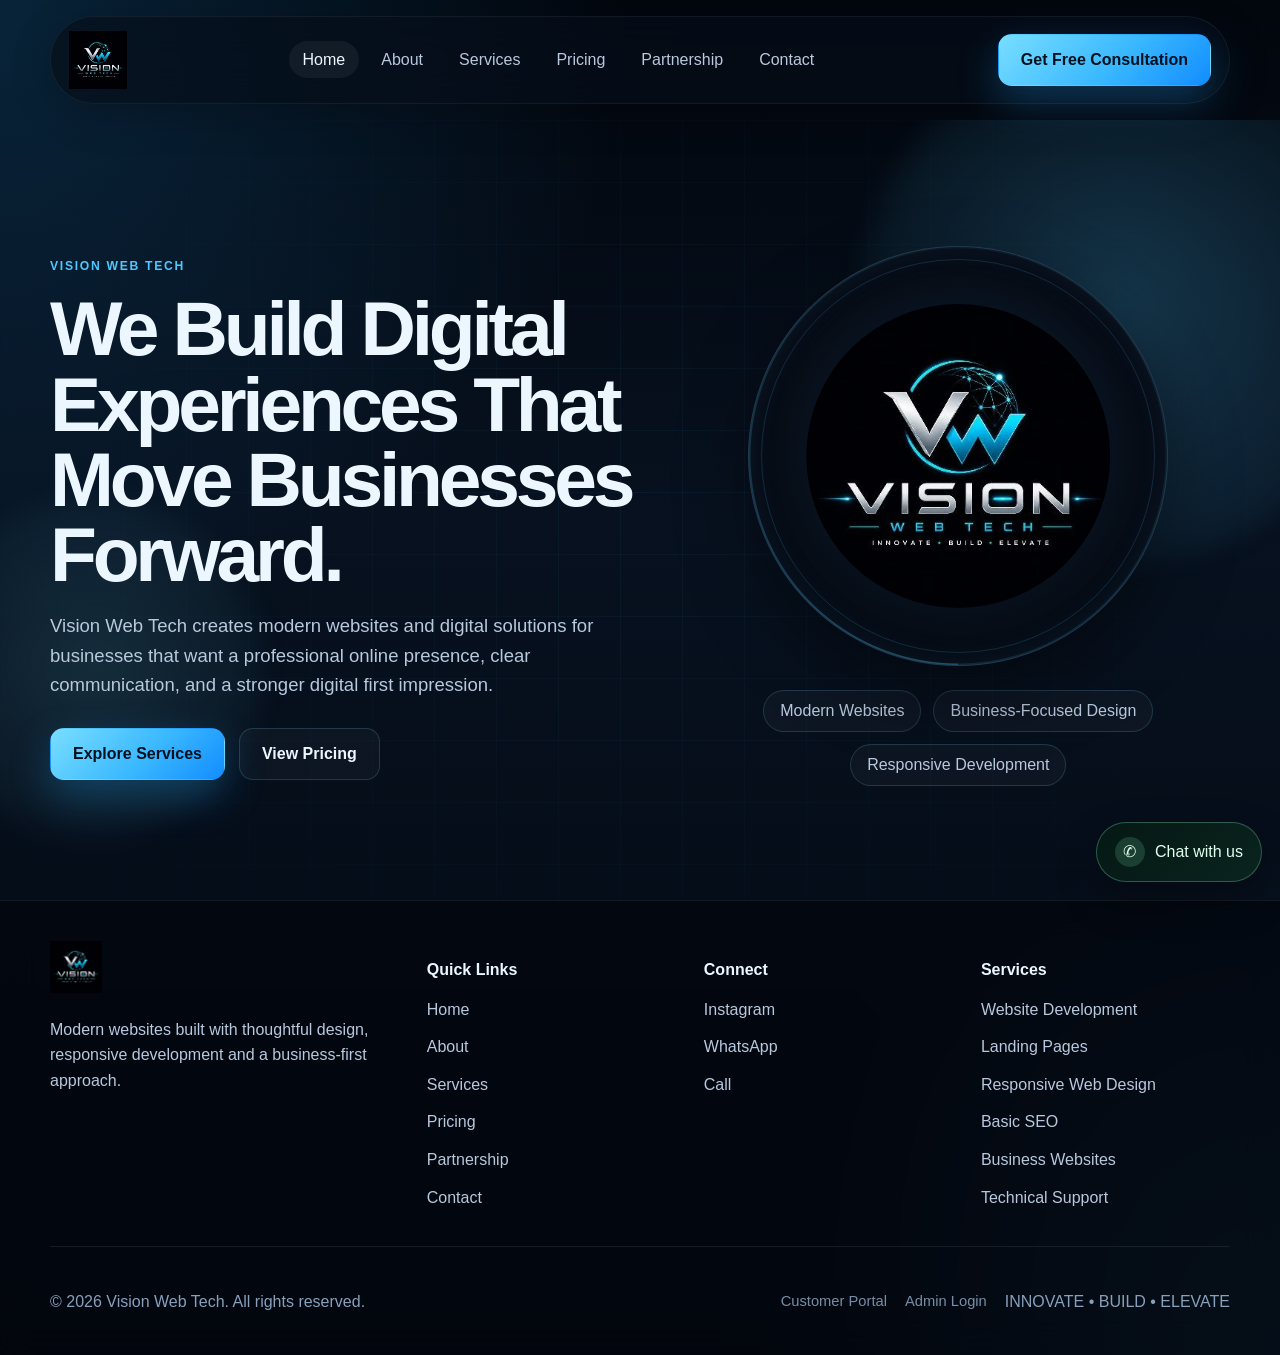
<file: index.html>
<!DOCTYPE html>
<html lang="en">
<head>
  <meta charset="UTF-8">
  <meta name="viewport" content="width=device-width, initial-scale=1.0">
  <title>Vision Web Tech | Modern Websites for Growing Businesses</title>
  <meta name="description" content="Vision Web Tech builds modern, responsive and business-focused websites with professional design, WhatsApp integration and affordable website packages.">
  <meta name="robots" content="index,follow">
  <!-- Replace canonical domain with final custom domain before deployment -->
  <link rel="canonical" href="https://example.com/">
  <meta property="og:type" content="website">
  <meta property="og:title" content="Vision Web Tech | Modern Websites for Growing Businesses">
  <meta property="og:description" content="Modern, responsive and business-focused websites with premium presentation, WhatsApp integration and clear pricing.">
  <meta property="og:url" content="https://example.com/">
  <meta property="og:image" content="assets/images/vision-web-tech-logo.png">
  <meta name="theme-color" content="#07111f">
  <link rel="icon" href="assets/images/vision-web-tech-logo.png" type="image/png">
  <link rel="stylesheet" href="assets/css/style.css">
</head>
<body class="home-page">
  <div class="site-shell">
    <header class="site-header">
      <nav class="navbar container" aria-label="Primary navigation">
        <a class="brand" href="index.html" aria-label="Vision Web Tech home">
          <img src="assets/images/vision-web-tech-logo.png" alt="Vision Web Tech logo" class="brand-logo" onerror="this.style.display='none';this.nextElementSibling.style.display='inline-flex';">
          <span class="brand-fallback">Vision Web Tech</span>
        </a>
        <button class="nav-toggle" aria-expanded="false" aria-controls="site-menu" aria-label="Open menu">
          <span></span><span></span><span></span>
        </button>
        <div class="nav-panel" id="site-menu">
          <ul class="nav-links">
            <li><a class="active" href="index.html">Home</a></li>
            <li><a href="about.html">About</a></li>
            <li><a href="services.html">Services</a></li>
            <li><a href="pricing.html">Pricing</a></li>
            <li><a href="partnership.html">Partnership</a></li>
            <li><a href="contact.html">Contact</a></li>
          </ul>
          <a class="btn btn-primary nav-cta" data-link-type="whatsapp" href="https://wa.me/919546723997" target="_blank" rel="noopener" data-primary-cta-text data-primary-cta-text>Get Free Consultation</a>
        </div>
      </nav>
    </header>
    <main>
      <section class="welcome-stage">
        <div class="welcome-stage-backdrop" aria-hidden="true">
          <span class="welcome-orb welcome-orb-one"></span>
          <span class="welcome-orb welcome-orb-two"></span>
          <span class="welcome-grid-glow"></span>
        </div>
        <div class="container welcome-grid">
          <div class="welcome-copy reveal">
            <span class="eyebrow">Vision Web Tech</span>
            <h1>We Build Digital Experiences That Move Businesses Forward.</h1>
            <p>Vision Web Tech creates modern websites and digital solutions for businesses that want a professional online presence, clear communication, and a stronger digital first impression.</p>
            <div class="welcome-actions">
              <a class="btn btn-primary" href="services.html">Explore Services</a>
              <a class="btn btn-secondary" href="pricing.html">View Pricing</a>
            </div>
          </div>
          <div class="welcome-logo-showcase reveal delay-1" aria-label="Vision Web Tech brand presentation">
            <div class="welcome-logo-shell">
              <img src="assets/images/vision-web-tech-logo.png" alt="Vision Web Tech logo" class="welcome-logo" onerror="this.style.display='none';this.nextElementSibling.style.display='grid';">
              <div class="logo-fallback-panel welcome-logo-fallback">
                <span>VISION</span>
                <span>WEB TECH</span>
              </div>
            </div>
            <div class="welcome-highlights" aria-label="Vision Web Tech focus areas">
              <span>Modern Websites</span>
              <span>Business-Focused Design</span>
              <span>Responsive Development</span>
            </div>
          </div>
        </div>
      </section>
    </main>

    <footer class="site-footer">
      <div class="container footer-grid">
        <div>
          <a class="brand footer-brand" href="index.html">
            <img src="assets/images/vision-web-tech-logo.png" alt="Vision Web Tech logo" class="brand-logo" onerror="this.style.display='none';this.nextElementSibling.style.display='inline-flex';">
            <span class="brand-fallback">Vision Web Tech</span>
          </a>
          <p>Modern websites built with thoughtful design, responsive development and a business-first approach.</p>
        </div>
        <div><h3>Quick Links</h3><ul><li><a href="index.html">Home</a></li><li><a href="about.html">About</a></li><li><a href="services.html">Services</a></li><li><a href="pricing.html">Pricing</a></li><li><a href="partnership.html">Partnership</a></li><li><a href="contact.html">Contact</a></li></ul></div>
        <div><h3>Connect</h3><ul><li><a data-link-type="instagram" href="https://www.instagram.com/visionwebtech/" target="_blank" rel="noopener">Instagram</a></li><li><a data-link-type="whatsapp" href="https://wa.me/919546723997" target="_blank" rel="noopener">WhatsApp</a></li><li><a data-link-type="phone" href="tel:+919546723997">Call</a></li></ul></div>
        <div><h3>Services</h3><ul><li>Website Development</li><li>Landing Pages</li><li>Responsive Web Design</li><li>Basic SEO</li><li>Business Websites</li><li>Technical Support</li></ul></div>
      </div>
      <div class="footer-bottom container footer-meta">
        <p>© 2026 Vision Web Tech. All rights reserved.</p>
        <div class="footer-bottom-right">
          <a class="footer-admin-link" href="auth.html">Customer Portal</a>
          <a class="footer-admin-link" href="admin-login.html">Admin Login</a>
          <p>INNOVATE • BUILD • ELEVATE</p>
        </div>
      </div>
    </footer>
  </div>

  <a class="floating-whatsapp" data-link-type="whatsapp" href="https://wa.me/919546723997" target="_blank" rel="noopener" aria-label="Chat with Vision Web Tech on WhatsApp">
    <span class="floating-icon">✆</span>
    <span>Chat with us</span>
  </a>

  <script src="assets/js/main.js"></script>
  <script type="module" src="assets/js/site-data.js"></script>
<script type="module" src="https://static.cloudflareinsights.com/beacon.min.js/v4513226cdae34746b4dedf0b4dfa099e1781791509496" integrity="sha512-ZE9pZaUXND66v380QUtch/5sE9tPFh2zg45pR2PB0CVkCtOREv2AJKkSidISWkysEuQ0EH8faUU5du78bx87UQ==" data-cf-beacon='{"version":"2024.11.0","token":"4edd5f8ec12a48cfa682ab8261b80a79"}' crossorigin="anonymous"></script>
</body>
</html>
</file>
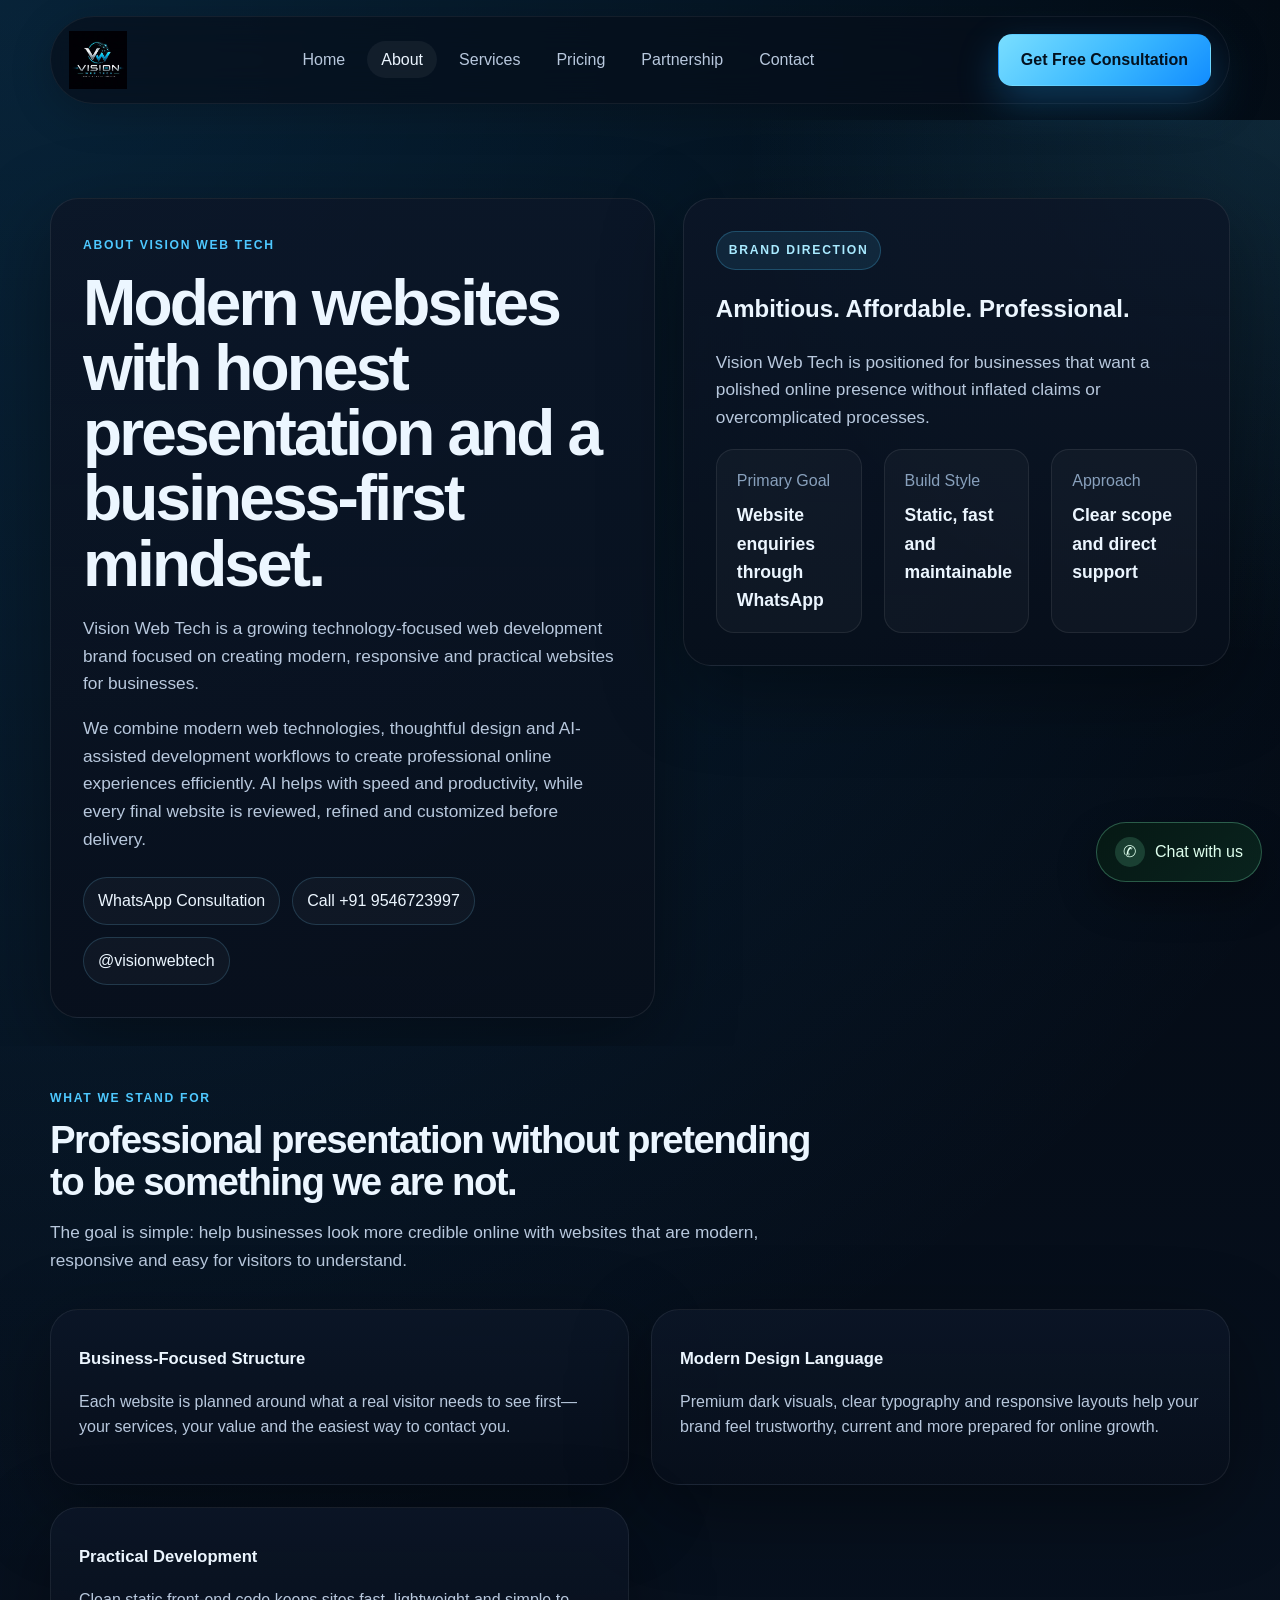
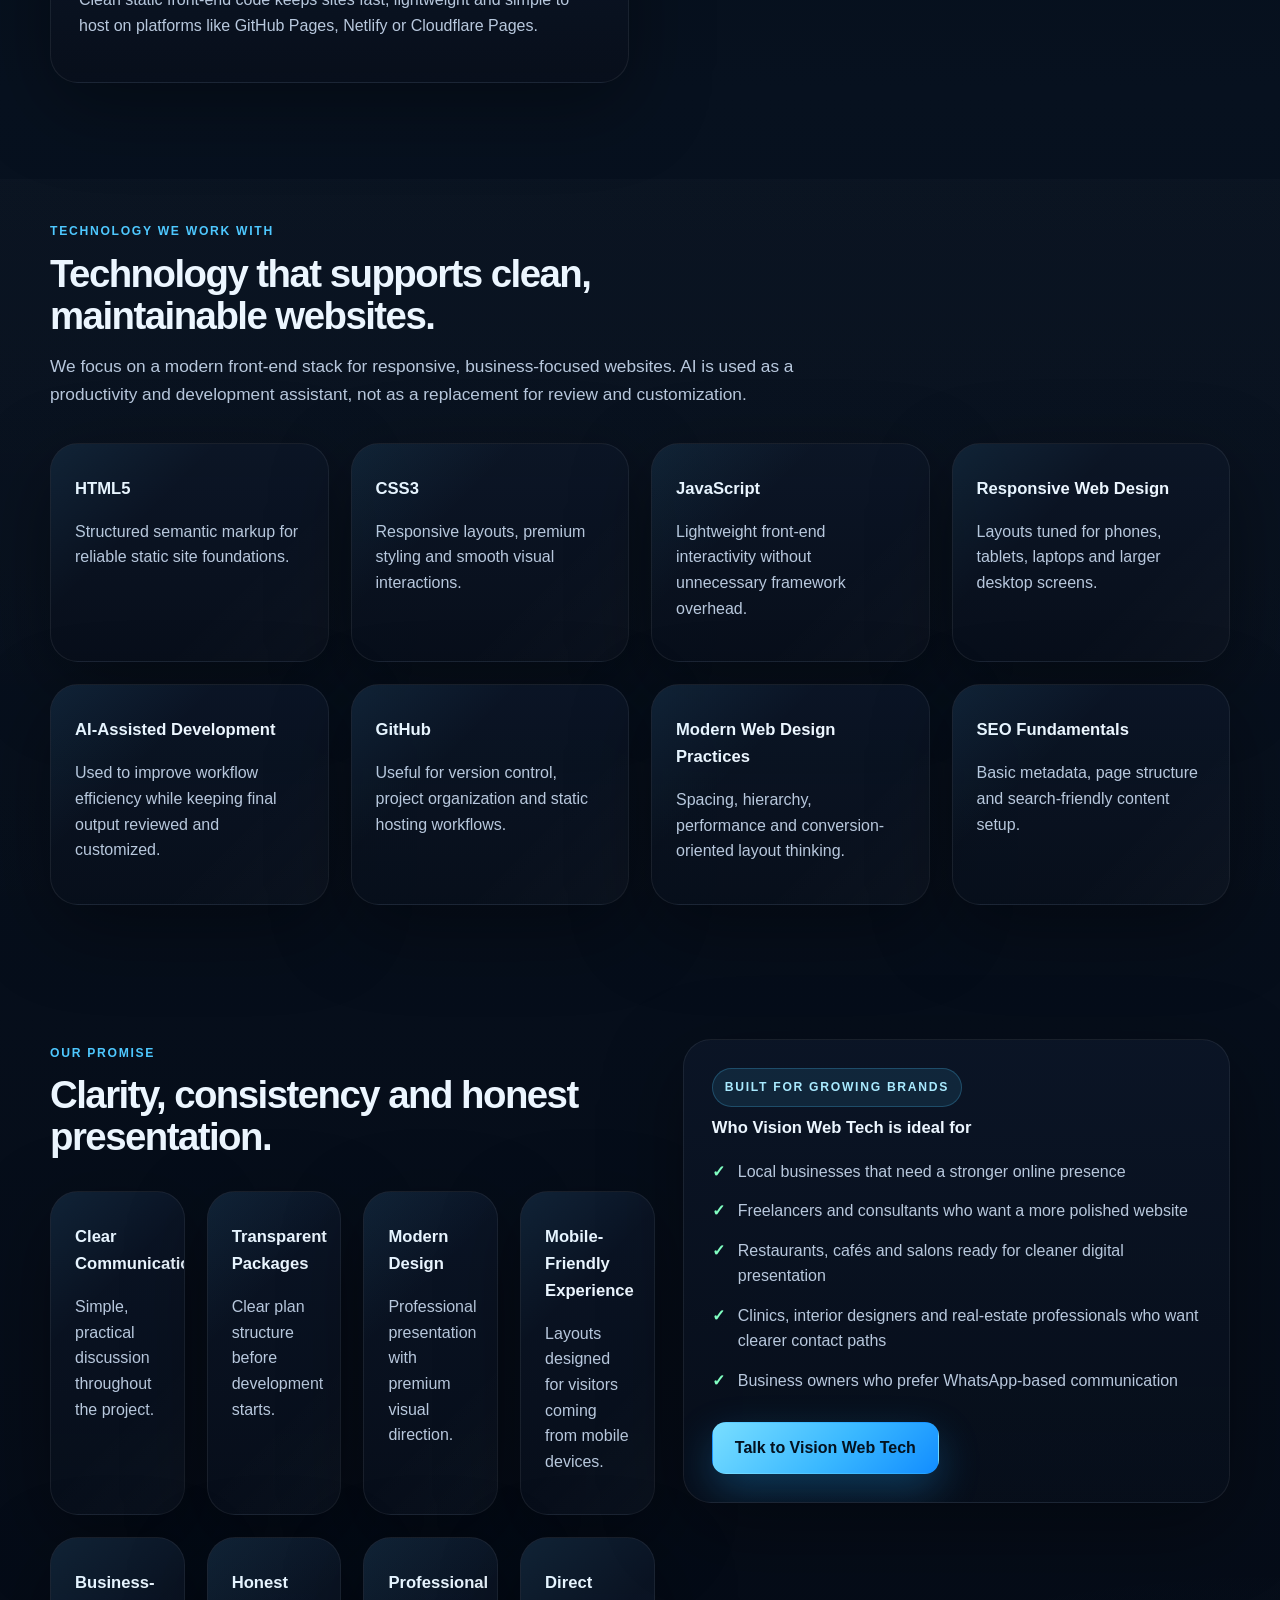
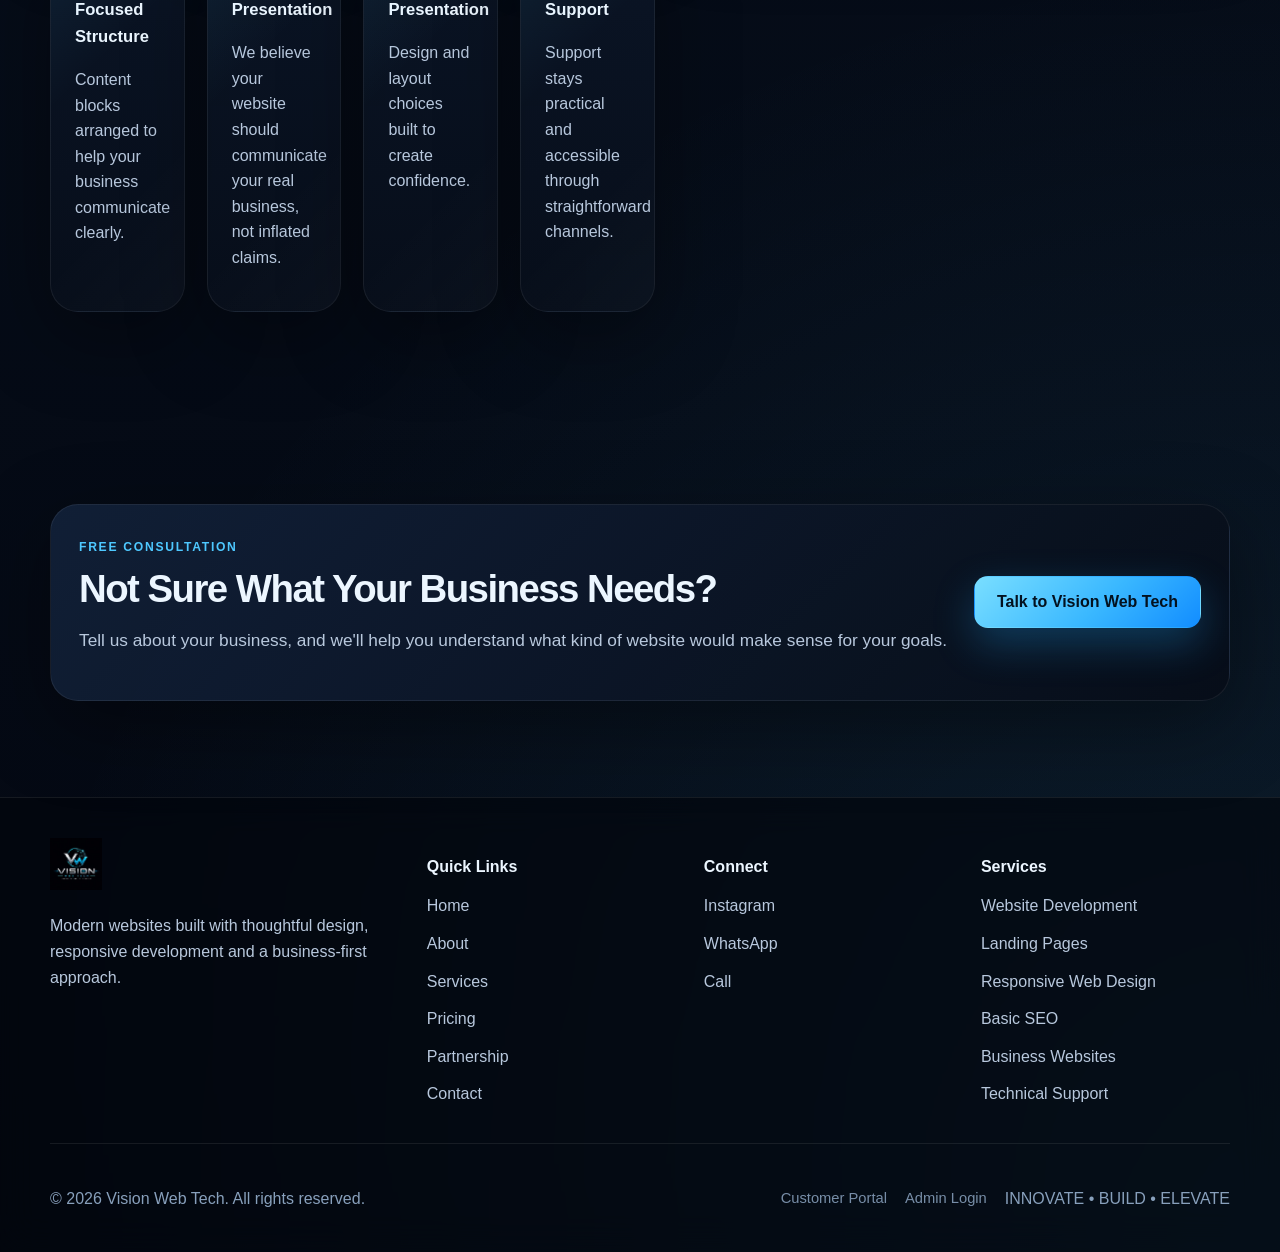
<file: about.html>
<!DOCTYPE html>
<html lang="en">
<head>
  <meta charset="UTF-8">
  <meta name="viewport" content="width=device-width, initial-scale=1.0">
  <title>About Vision Web Tech | Modern Website Brand for Growing Businesses</title>
  <meta name="description" content="Learn about Vision Web Tech, a growing technology-focused web development brand creating modern, responsive and practical websites for businesses.">
  <meta name="robots" content="index,follow">
  <!-- Replace canonical domain with final custom domain before deployment -->
  <link rel="canonical" href="https://example.com/about.html">
  <meta property="og:type" content="website">
  <meta property="og:title" content="About Vision Web Tech">
  <meta property="og:description" content="A growing, honest and business-focused web development brand for modern static websites.">
  <meta property="og:url" content="https://example.com/about.html">
  <meta property="og:image" content="assets/images/vision-web-tech-logo.png">
  <meta name="theme-color" content="#07111f">
  <link rel="icon" href="assets/images/vision-web-tech-logo.png" type="image/png">
  <link rel="stylesheet" href="assets/css/style.css">
</head>
<body>
  <div class="site-shell">
    <header class="site-header">
      <nav class="navbar container" aria-label="Primary navigation">
        <a class="brand" href="index.html" aria-label="Vision Web Tech home">
          <img src="assets/images/vision-web-tech-logo.png" alt="Vision Web Tech logo" class="brand-logo" onerror="this.style.display='none';this.nextElementSibling.style.display='inline-flex';">
          <span class="brand-fallback">Vision Web Tech</span>
        </a>
        <button class="nav-toggle" aria-expanded="false" aria-controls="site-menu" aria-label="Open menu"><span></span><span></span><span></span></button>
        <div class="nav-panel" id="site-menu">
          <ul class="nav-links">
            <li><a href="index.html">Home</a></li>
            <li><a class="active" href="about.html">About</a></li>
            <li><a href="services.html">Services</a></li>
            <li><a href="pricing.html">Pricing</a></li>
            <li><a href="partnership.html">Partnership</a></li>
            <li><a href="contact.html">Contact</a></li>
          </ul>
          <a class="btn btn-primary nav-cta" data-link-type="whatsapp" href="https://wa.me/919546723997" target="_blank" rel="noopener" data-primary-cta-text>Get Free Consultation</a>
        </div>
      </nav>
    </header>

    <main>
      <section class="page-hero">
        <div class="container page-hero-layout">
          <div class="page-hero-panel reveal">
            <span class="eyebrow">About Vision Web Tech</span>
            <h1>Modern websites with honest presentation and a business-first mindset.</h1>
            <p>Vision Web Tech is a growing technology-focused web development brand focused on creating modern, responsive and practical websites for businesses.</p>
            <p>We combine modern web technologies, thoughtful design and AI-assisted development workflows to create professional online experiences efficiently. AI helps with speed and productivity, while every final website is reviewed, refined and customized before delivery.</p>
            <div class="quick-contact">
              <a class="contact-chip" data-link-type="whatsapp" href="https://wa.me/919546723997" target="_blank" rel="noopener">WhatsApp Consultation</a>
              <a class="contact-chip" data-link-type="phone" href="tel:+919546723997">Call +91 9546723997</a>
              <a class="contact-chip" data-link-type="instagram" href="https://www.instagram.com/visionwebtech/" target="_blank" rel="noopener">@visionwebtech</a>
            </div>
          </div>
          <aside class="intro-card reveal delay-1">
            <span class="card-badge">Brand Direction</span>
            <h2>Ambitious. Affordable. Professional.</h2>
            <p>Vision Web Tech is positioned for businesses that want a polished online presence without inflated claims or overcomplicated processes.</p>
            <div class="strip-grid">
              <div class="mini-stat"><span class="muted">Primary Goal</span><strong>Website enquiries through WhatsApp</strong></div>
              <div class="mini-stat"><span class="muted">Build Style</span><strong>Static, fast and maintainable</strong></div>
              <div class="mini-stat"><span class="muted">Approach</span><strong>Clear scope and direct support</strong></div>
            </div>
          </aside>
        </div>
      </section>

      <section class="page-section">
        <div class="container">
          <div class="section-heading reveal">
            <span class="eyebrow">What We Stand For</span>
            <h2>Professional presentation without pretending to be something we are not.</h2>
            <p>The goal is simple: help businesses look more credible online with websites that are modern, responsive and easy for visitors to understand.</p>
          </div>
          <div class="story-grid">
            <article class="story-card reveal">
              <h3>Business-Focused Structure</h3>
              <p>Each website is planned around what a real visitor needs to see first—your services, your value and the easiest way to contact you.</p>
            </article>
            <article class="story-card reveal delay-1">
              <h3>Modern Design Language</h3>
              <p>Premium dark visuals, clear typography and responsive layouts help your brand feel trustworthy, current and more prepared for online growth.</p>
            </article>
            <article class="story-card reveal delay-2">
              <h3>Practical Development</h3>
              <p>Clean static front-end code keeps sites fast, lightweight and simple to host on platforms like GitHub Pages, Netlify or Cloudflare Pages.</p>
            </article>
          </div>
        </div>
      </section>

      <section class="page-section alt-section">
        <div class="container">
          <div class="section-heading reveal">
            <span class="eyebrow">Technology We Work With</span>
            <h2>Technology that supports clean, maintainable websites.</h2>
            <p>We focus on a modern front-end stack for responsive, business-focused websites. AI is used as a productivity and development assistant, not as a replacement for review and customization.</p>
          </div>
          <div class="tech-grid">
            <article class="tech-card reveal"><h3>HTML5</h3><p>Structured semantic markup for reliable static site foundations.</p></article>
            <article class="tech-card reveal delay-1"><h3>CSS3</h3><p>Responsive layouts, premium styling and smooth visual interactions.</p></article>
            <article class="tech-card reveal delay-2"><h3>JavaScript</h3><p>Lightweight front-end interactivity without unnecessary framework overhead.</p></article>
            <article class="tech-card reveal"><h3>Responsive Web Design</h3><p>Layouts tuned for phones, tablets, laptops and larger desktop screens.</p></article>
            <article class="tech-card reveal delay-1"><h3>AI-Assisted Development</h3><p>Used to improve workflow efficiency while keeping final output reviewed and customized.</p></article>
            <article class="tech-card reveal delay-2"><h3>GitHub</h3><p>Useful for version control, project organization and static hosting workflows.</p></article>
            <article class="tech-card reveal"><h3>Modern Web Design Practices</h3><p>Spacing, hierarchy, performance and conversion-oriented layout thinking.</p></article>
            <article class="tech-card reveal delay-1"><h3>SEO Fundamentals</h3><p>Basic metadata, page structure and search-friendly content setup.</p></article>
          </div>
        </div>
      </section>

      <section class="page-section">
        <div class="container split-layout">
          <div>
            <div class="section-heading reveal">
              <span class="eyebrow">Our Promise</span>
              <h2>Clarity, consistency and honest presentation.</h2>
            </div>
            <div class="promise-grid">
              <article class="promise-card reveal"><h3>Clear Communication</h3><p>Simple, practical discussion throughout the project.</p></article>
              <article class="promise-card reveal delay-1"><h3>Transparent Packages</h3><p>Clear plan structure before development starts.</p></article>
              <article class="promise-card reveal delay-2"><h3>Modern Design</h3><p>Professional presentation with premium visual direction.</p></article>
              <article class="promise-card reveal"><h3>Mobile-Friendly Experience</h3><p>Layouts designed for visitors coming from mobile devices.</p></article>
              <article class="promise-card reveal delay-1"><h3>Business-Focused Structure</h3><p>Content blocks arranged to help your business communicate clearly.</p></article>
              <article class="promise-card reveal delay-2"><h3>Honest Presentation</h3><p>We believe your website should communicate your real business, not inflated claims.</p></article>
              <article class="promise-card reveal"><h3>Professional Presentation</h3><p>Design and layout choices built to create confidence.</p></article>
              <article class="promise-card reveal delay-1"><h3>Direct Support</h3><p>Support stays practical and accessible through straightforward channels.</p></article>
            </div>
          </div>
          <aside class="highlight-card reveal delay-1">
            <span class="card-badge">Built for Growing Brands</span>
            <h3>Who Vision Web Tech is ideal for</h3>
            <ul class="check-list">
              <li>Local businesses that need a stronger online presence</li>
              <li>Freelancers and consultants who want a more polished website</li>
              <li>Restaurants, cafés and salons ready for cleaner digital presentation</li>
              <li>Clinics, interior designers and real-estate professionals who want clearer contact paths</li>
              <li>Business owners who prefer WhatsApp-based communication</li>
            </ul>
            <div class="cta-row">
              <a class="btn btn-primary" href="https://wa.me/919546723997?text=Hi%20Vision%20Web%20Tech%2C%20I%20would%20like%20a%20free%20consultation%20for%20my%20business%20website." target="_blank" rel="noopener">Talk to Vision Web Tech</a>
            </div>
          </aside>
        </div>
      </section>

      <section class="section consult-section">
        <div class="container">
          <div class="consult-card reveal">
            <div>
              <span class="eyebrow">Free Consultation</span>
              <h2>Not Sure What Your Business Needs?</h2>
              <p>Tell us about your business, and we'll help you understand what kind of website would make sense for your goals.</p>
            </div>
            <a class="btn btn-primary" href="https://wa.me/919546723997?text=Hi%20Vision%20Web%20Tech%2C%20I%20would%20like%20a%20free%20consultation%20for%20a%20website%20for%20my%20business." target="_blank" rel="noopener">Talk to Vision Web Tech</a>
          </div>
        </div>
      </section>
    </main>

    <footer class="site-footer">
      <div class="container footer-grid">
        <div>
          <a class="brand footer-brand" href="index.html">
            <img src="assets/images/vision-web-tech-logo.png" alt="Vision Web Tech logo" class="brand-logo" onerror="this.style.display='none';this.nextElementSibling.style.display='inline-flex';">
            <span class="brand-fallback">Vision Web Tech</span>
          </a>
          <p>Modern websites built with thoughtful design, responsive development and a business-first approach.</p>
        </div>
        <div><h3>Quick Links</h3><ul><li><a href="index.html">Home</a></li><li><a href="about.html">About</a></li><li><a href="services.html">Services</a></li><li><a href="pricing.html">Pricing</a></li><li><a href="partnership.html">Partnership</a></li><li><a href="contact.html">Contact</a></li></ul></div>
        <div><h3>Connect</h3><ul><li><a data-link-type="instagram" href="https://www.instagram.com/visionwebtech/" target="_blank" rel="noopener">Instagram</a></li><li><a data-link-type="whatsapp" href="https://wa.me/919546723997" target="_blank" rel="noopener">WhatsApp</a></li><li><a data-link-type="phone" href="tel:+919546723997">Call</a></li></ul></div>
        <div><h3>Services</h3><ul><li>Website Development</li><li>Landing Pages</li><li>Responsive Web Design</li><li>Basic SEO</li><li>Business Websites</li><li>Technical Support</li></ul></div>
      </div>
      <div class="footer-bottom container footer-meta"><p>© 2026 Vision Web Tech. All rights reserved.</p><div class="footer-bottom-right"><a class="footer-admin-link" href="auth.html">Customer Portal</a><a class="footer-admin-link" href="admin-login.html">Admin Login</a><p>INNOVATE • BUILD • ELEVATE</p></div></div>
    </footer>
  </div>
  <a class="floating-whatsapp" href="https://wa.me/919546723997" target="_blank" rel="noopener" aria-label="Chat with Vision Web Tech on WhatsApp"><span class="floating-icon">✆</span><span>Chat with us</span></a>
  <script src="assets/js/main.js"></script>
  <script type="module" src="assets/js/site-data.js"></script>
</body>
</html>
</file>
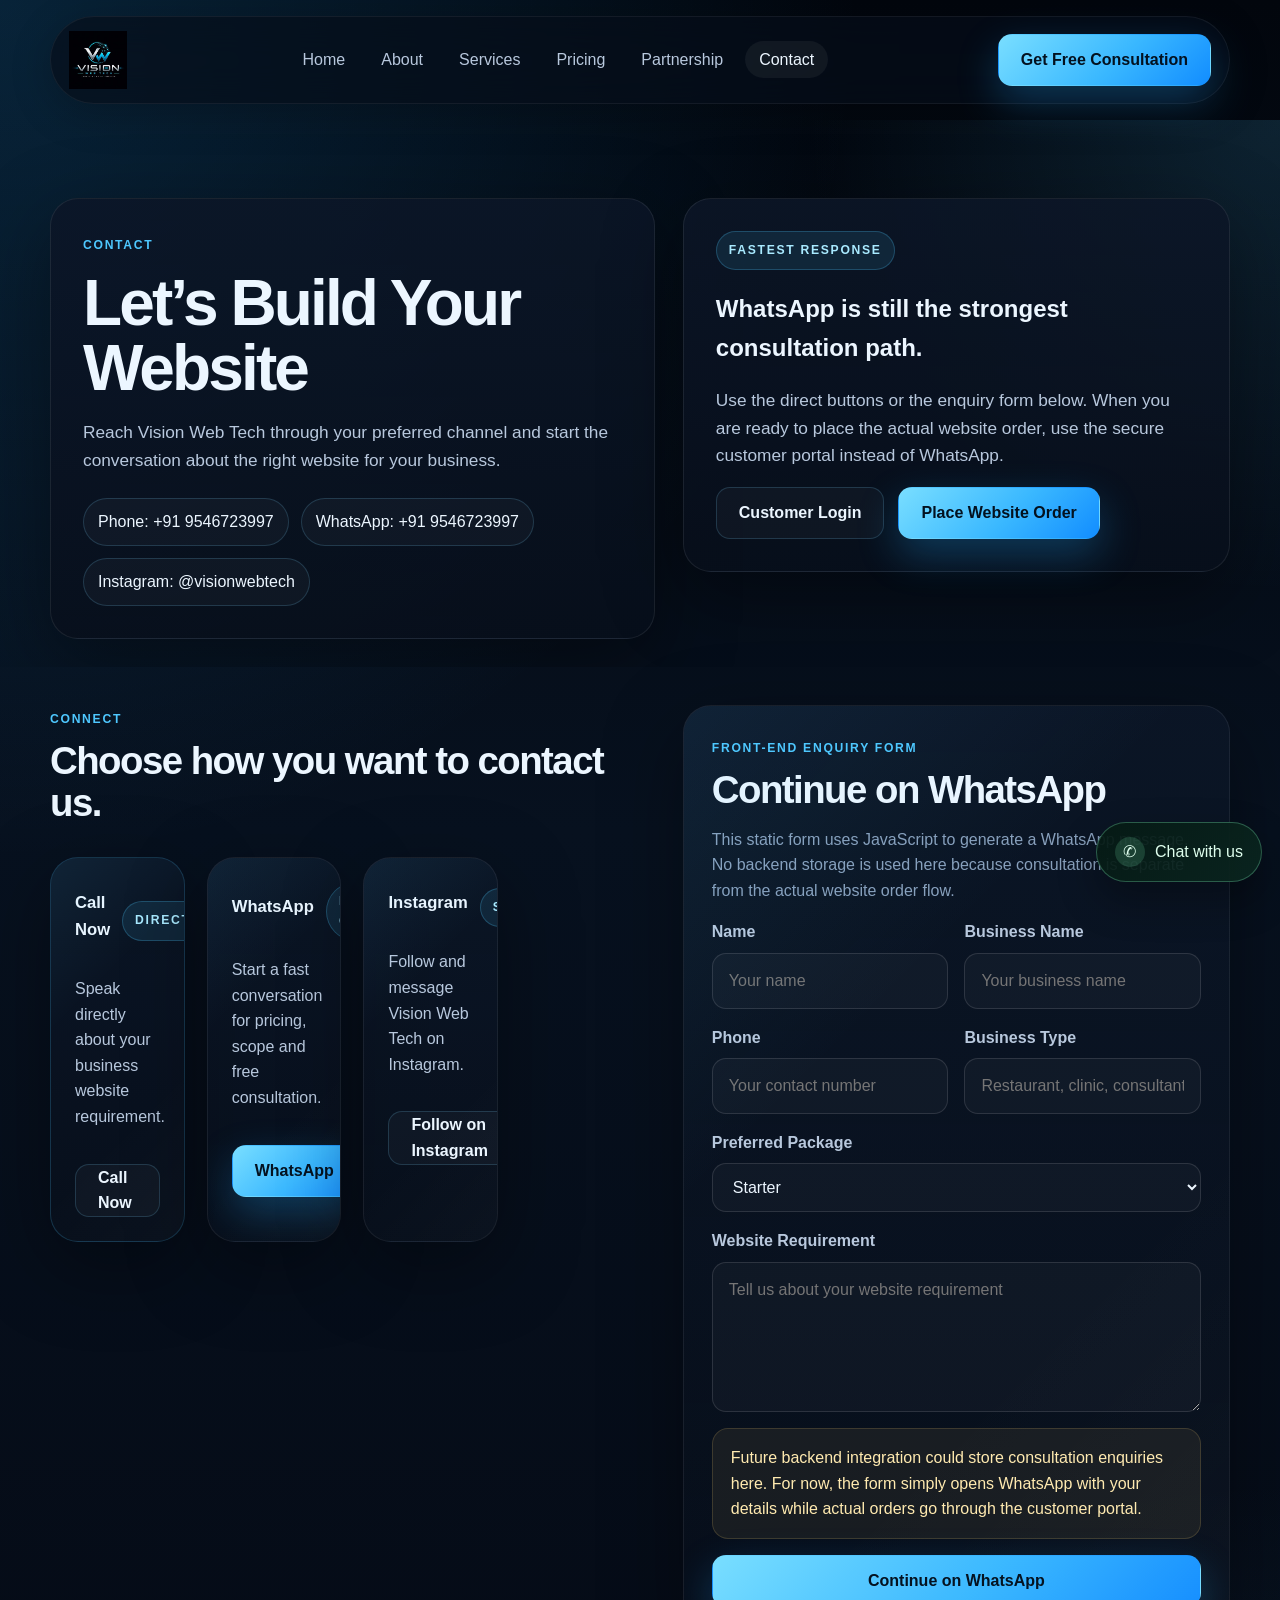
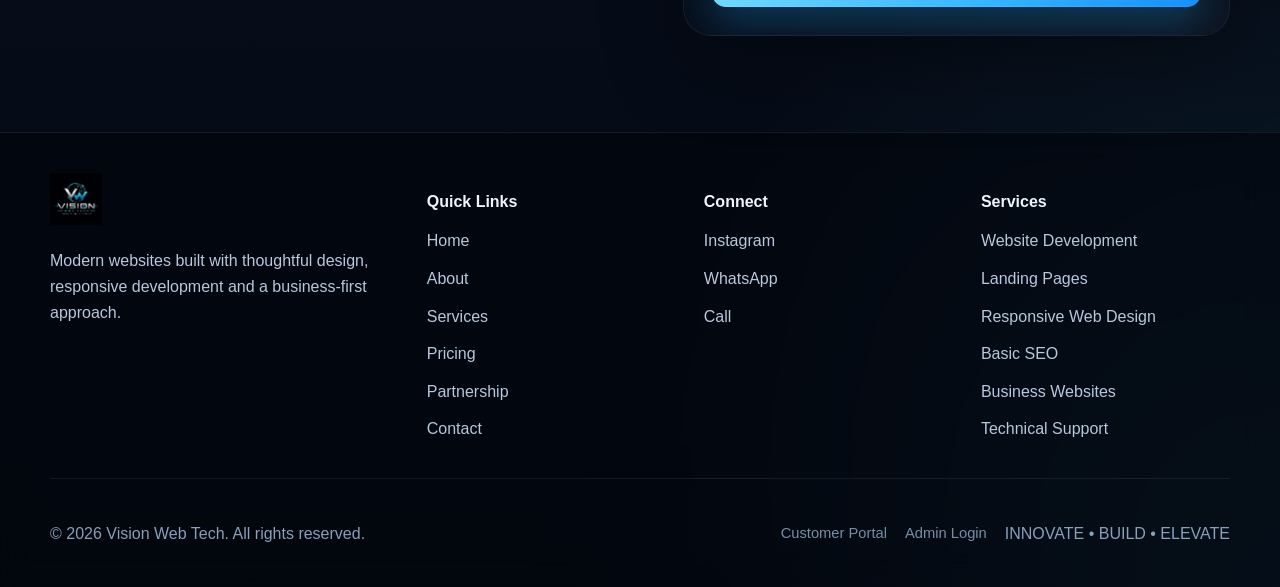
<file: contact.html>
<!DOCTYPE html>
<html lang="en">
<head>
  <meta charset="UTF-8">
  <meta name="viewport" content="width=device-width, initial-scale=1.0">
  <title>Contact Vision Web Tech | Let’s Build Your Website</title>
  <meta name="description" content="Contact Vision Web Tech by phone, WhatsApp or Instagram. Use the enquiry form for consultation or create an account to place an actual website order.">
  <meta name="robots" content="index,follow">
  <!-- Replace canonical domain with final custom domain before deployment -->
  <link rel="canonical" href="https://example.com/contact.html">
  <meta property="og:type" content="website">
  <meta property="og:title" content="Contact Vision Web Tech">
  <meta property="og:description" content="Call, WhatsApp or message Vision Web Tech to discuss your business website.">
  <meta property="og:url" content="https://example.com/contact.html">
  <meta property="og:image" content="assets/images/vision-web-tech-logo.png">
  <meta name="theme-color" content="#07111f">
  <link rel="icon" href="assets/images/vision-web-tech-logo.png" type="image/png">
  <link rel="stylesheet" href="assets/css/style.css">
</head>
<body>
  <div class="site-shell">
    <header class="site-header">
      <nav class="navbar container" aria-label="Primary navigation">
        <a class="brand" href="index.html" aria-label="Vision Web Tech home">
          <img src="assets/images/vision-web-tech-logo.png" alt="Vision Web Tech logo" class="brand-logo" onerror="this.style.display='none';this.nextElementSibling.style.display='inline-flex';">
          <span class="brand-fallback">Vision Web Tech</span>
        </a>
        <button class="nav-toggle" aria-expanded="false" aria-controls="site-menu" aria-label="Open menu"><span></span><span></span><span></span></button>
        <div class="nav-panel" id="site-menu">
          <ul class="nav-links">
            <li><a href="index.html">Home</a></li>
            <li><a href="about.html">About</a></li>
            <li><a href="services.html">Services</a></li>
            <li><a href="pricing.html">Pricing</a></li>
            <li><a href="partnership.html">Partnership</a></li>
            <li><a class="active" href="contact.html">Contact</a></li>
          </ul>
          <a class="btn btn-primary nav-cta" data-link-type="whatsapp" href="https://wa.me/919546723997" target="_blank" rel="noopener" data-primary-cta-text>Get Free Consultation</a>
        </div>
      </nav>
    </header>

    <main>
      <section class="page-hero">
        <div class="container page-hero-layout">
          <div class="page-hero-panel reveal">
            <span class="eyebrow">Contact</span>
            <h1 data-contact-heading>Let’s Build Your Website</h1>
            <p data-contact-intro>Reach Vision Web Tech through your preferred channel and start the conversation about the right website for your business.</p>
            <div class="quick-contact">
              <a class="contact-chip" data-link-type="phone" data-link-type="phone" href="tel:+919546723997">Phone: <span data-contact-phone-text>+91 9546723997</span></a>
              <a class="contact-chip" data-link-type="whatsapp" data-link-type="whatsapp" href="https://wa.me/919546723997" target="_blank" rel="noopener">WhatsApp: <span data-contact-phone-text>+91 9546723997</span></a>
              <a class="contact-chip" data-link-type="instagram" data-link-type="instagram" href="https://www.instagram.com/visionwebtech/" target="_blank" rel="noopener">Instagram: <span data-contact-instagram-text>@visionwebtech</span></a>
            </div>
          </div>
          <aside class="intro-card reveal delay-1">
            <span class="card-badge">Fastest Response</span>
            <h2>WhatsApp is still the strongest consultation path.</h2>
            <p>Use the direct buttons or the enquiry form below. When you are ready to place the actual website order, use the secure customer portal instead of WhatsApp.</p>
            <div class="cta-row compact-actions">
              <a class="btn btn-secondary" href="auth.html">Customer Login</a>
              <a class="btn btn-primary" href="order.html">Place Website Order</a>
            </div>
          </aside>
        </div>
      </section>

      <section class="page-section">
        <div class="container contact-grid">
          <div>
            <div class="section-heading reveal">
              <span class="eyebrow">Connect</span>
              <h2>Choose how you want to contact us.</h2>
            </div>
            <div class="contact-method-grid">
              <article class="contact-method-card reveal">
                <header><h3>Call Now</h3><span class="card-badge">Direct</span></header>
                <p>Speak directly about your business website requirement.</p>
                <a class="btn btn-secondary" data-link-type="phone" data-link-type="phone" href="tel:+919546723997">Call Now</a>
              </article>
              <article class="contact-method-card reveal delay-1">
                <header><h3>WhatsApp</h3><span class="card-badge">Primary CTA</span></header>
                <p>Start a fast conversation for pricing, scope and free consultation.</p>
                <a class="btn btn-primary" data-link-type="whatsapp" data-link-type="whatsapp" href="https://wa.me/919546723997" target="_blank" rel="noopener">WhatsApp</a>
              </article>
              <article class="contact-method-card reveal delay-2">
                <header><h3>Instagram</h3><span class="card-badge">Social</span></header>
                <p>Follow and message Vision Web Tech on Instagram.</p>
                <a class="btn btn-secondary" data-link-type="instagram" data-link-type="instagram" href="https://www.instagram.com/visionwebtech/" target="_blank" rel="noopener">Follow on Instagram</a>
              </article>
            </div>
          </div>
          <aside class="form-card reveal delay-1">
            <span class="eyebrow">Front-End Enquiry Form</span>
            <h2>Continue on WhatsApp</h2>
            <p class="form-hint">This static form uses JavaScript to generate a WhatsApp message. No backend storage is used here because consultation is separate from the actual website order flow.</p>
            <form data-whatsapp-form>
              <div class="form-row">
                <div class="form-field">
                  <label for="name">Name</label>
                  <input id="name" name="name" type="text" placeholder="Your name" required>
                </div>
                <div class="form-field">
                  <label for="businessName">Business Name</label>
                  <input id="businessName" name="businessName" type="text" placeholder="Your business name" required>
                </div>
              </div>
              <div class="form-row">
                <div class="form-field">
                  <label for="phone">Phone</label>
                  <input id="phone" name="phone" type="tel" placeholder="Your contact number" required>
                </div>
                <div class="form-field">
                  <label for="businessType">Business Type</label>
                  <input id="businessType" name="businessType" type="text" placeholder="Restaurant, clinic, consultant..." required>
                </div>
              </div>
              <div class="form-field">
                <label for="package">Preferred Package</label>
                <select id="package" name="package" required>
                  <option value="Starter">Starter</option>
                  <option value="Business">Business</option>
                  <option value="Premium">Premium</option>
                  <option value="Custom">Custom Discussion</option>
                </select>
              </div>
              <div class="form-field">
                <label for="requirement">Website Requirement</label>
                <textarea id="requirement" name="requirement" placeholder="Tell us about your website requirement" required></textarea>
              </div>
              <div class="notice-bar">Future backend integration could store consultation enquiries here. For now, the form simply opens WhatsApp with your details while actual orders go through the customer portal.</div>
              <button class="btn btn-primary" type="submit">Continue on WhatsApp</button>
            </form>
          </aside>
        </div>
      </section>
    </main>

    <footer class="site-footer">
      <div class="container footer-grid">
        <div><a class="brand footer-brand" href="index.html"><img src="assets/images/vision-web-tech-logo.png" alt="Vision Web Tech logo" class="brand-logo" onerror="this.style.display='none';this.nextElementSibling.style.display='inline-flex';"><span class="brand-fallback">Vision Web Tech</span></a><p>Modern websites built with thoughtful design, responsive development and a business-first approach.</p></div>
        <div><h3>Quick Links</h3><ul><li><a href="index.html">Home</a></li><li><a href="about.html">About</a></li><li><a href="services.html">Services</a></li><li><a href="pricing.html">Pricing</a></li><li><a href="partnership.html">Partnership</a></li><li><a href="contact.html">Contact</a></li></ul></div>
        <div><h3>Connect</h3><ul><li><a data-link-type="instagram" data-link-type="instagram" href="https://www.instagram.com/visionwebtech/" target="_blank" rel="noopener">Instagram</a></li><li><a data-link-type="whatsapp" data-link-type="whatsapp" href="https://wa.me/919546723997" target="_blank" rel="noopener">WhatsApp</a></li><li><a data-link-type="phone" data-link-type="phone" href="tel:+919546723997">Call</a></li></ul></div>
        <div><h3>Services</h3><ul><li>Website Development</li><li>Landing Pages</li><li>Responsive Web Design</li><li>Basic SEO</li><li>Business Websites</li><li>Technical Support</li></ul></div>
      </div>
      <div class="footer-bottom container footer-meta"><p>© 2026 Vision Web Tech. All rights reserved.</p><div class="footer-bottom-right"><a class="footer-admin-link" href="auth.html">Customer Portal</a><a class="footer-admin-link" href="admin-login.html">Admin Login</a><p>INNOVATE • BUILD • ELEVATE</p></div></div>
    </footer>
  </div>
  <a class="floating-whatsapp" data-link-type="whatsapp" href="https://wa.me/919546723997" target="_blank" rel="noopener" aria-label="Chat with Vision Web Tech on WhatsApp"><span class="floating-icon">✆</span><span>Chat with us</span></a>
  <script src="assets/js/main.js"></script>
  <script type="module" src="assets/js/site-data.js"></script>
</body>
</html>
</file>
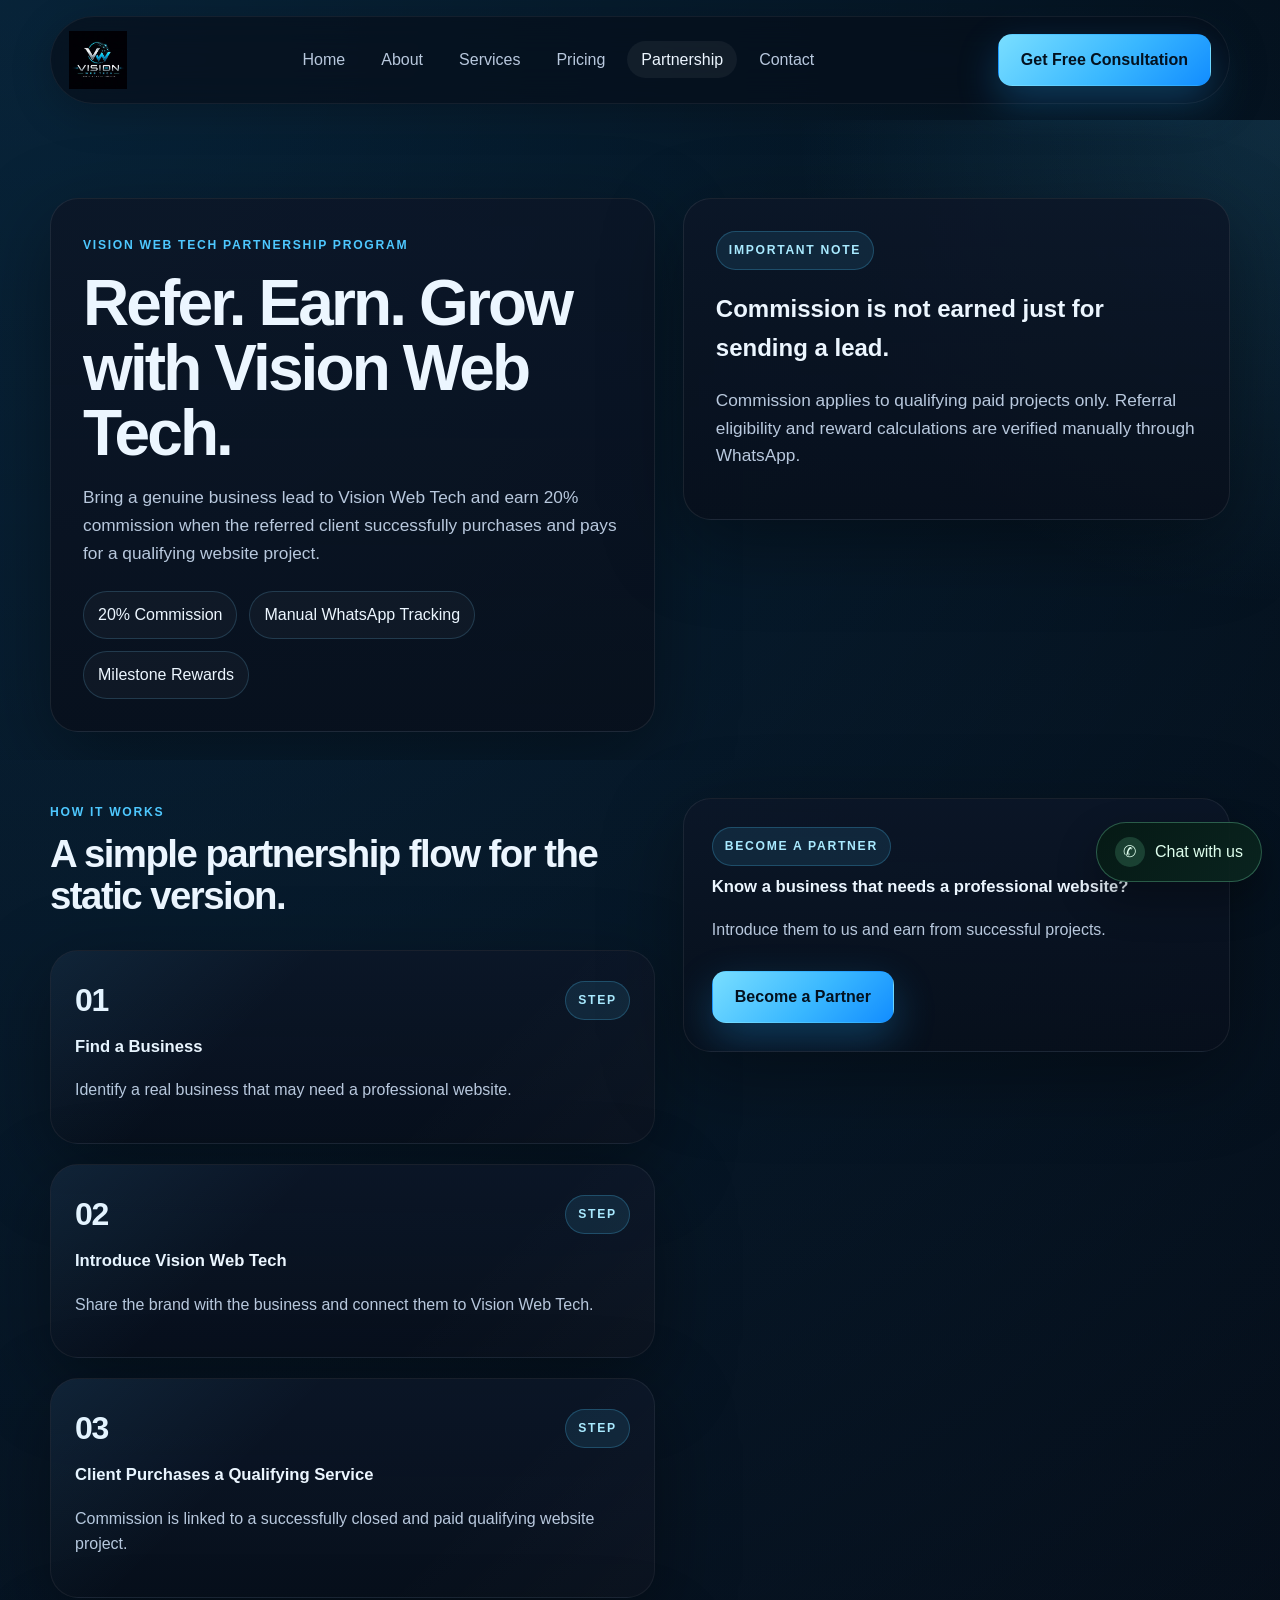
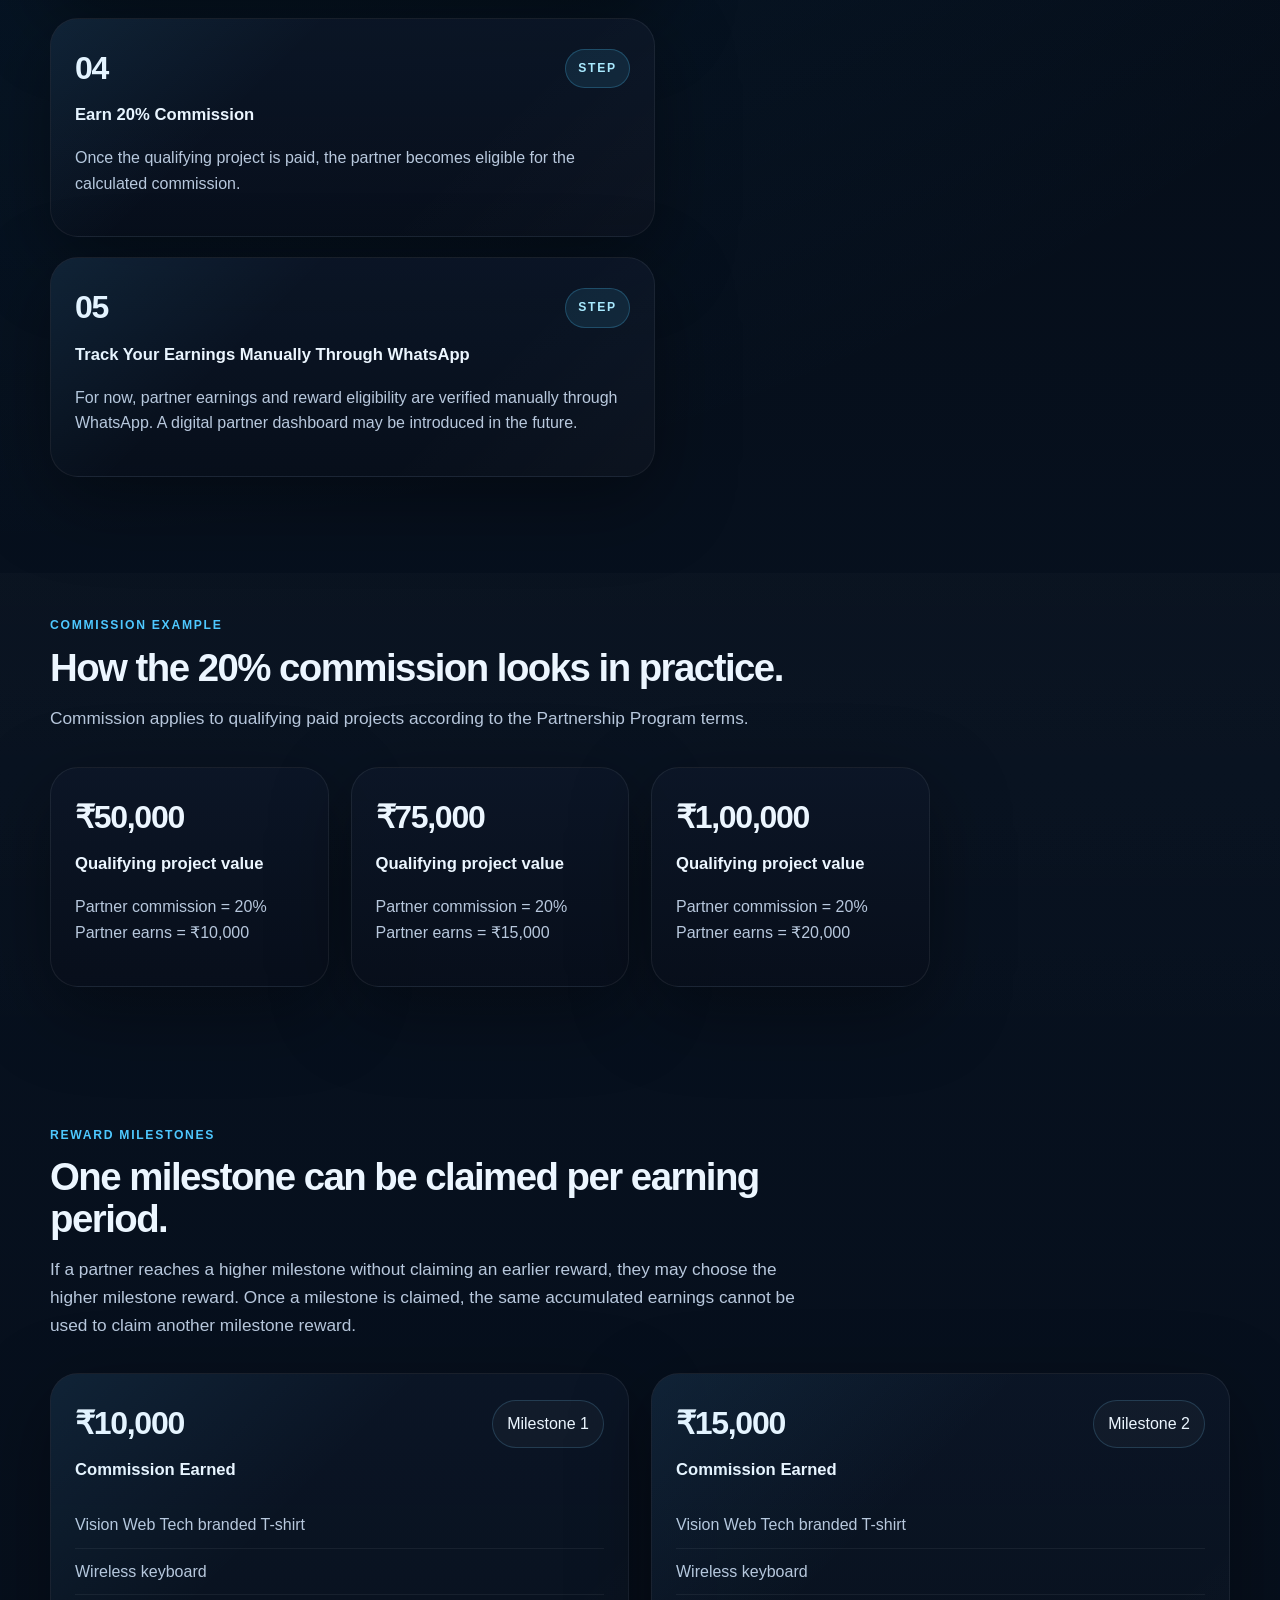
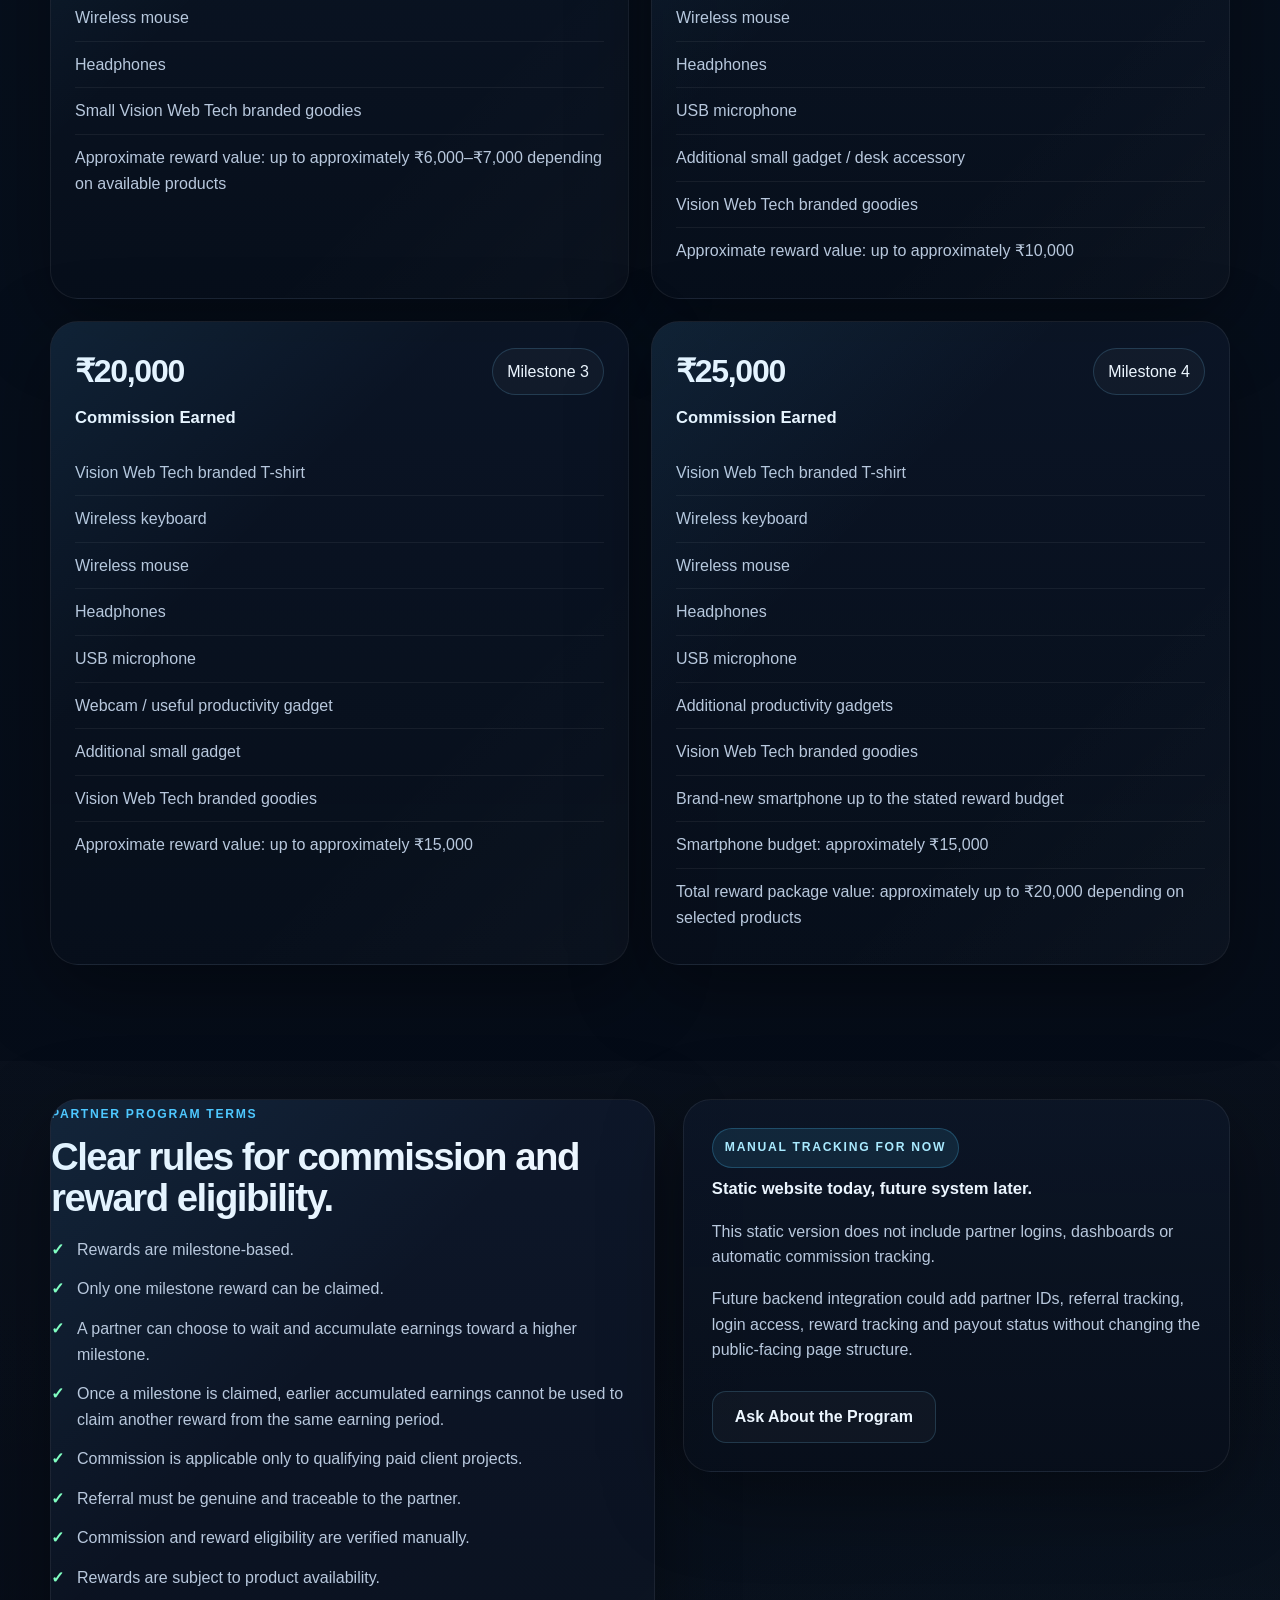
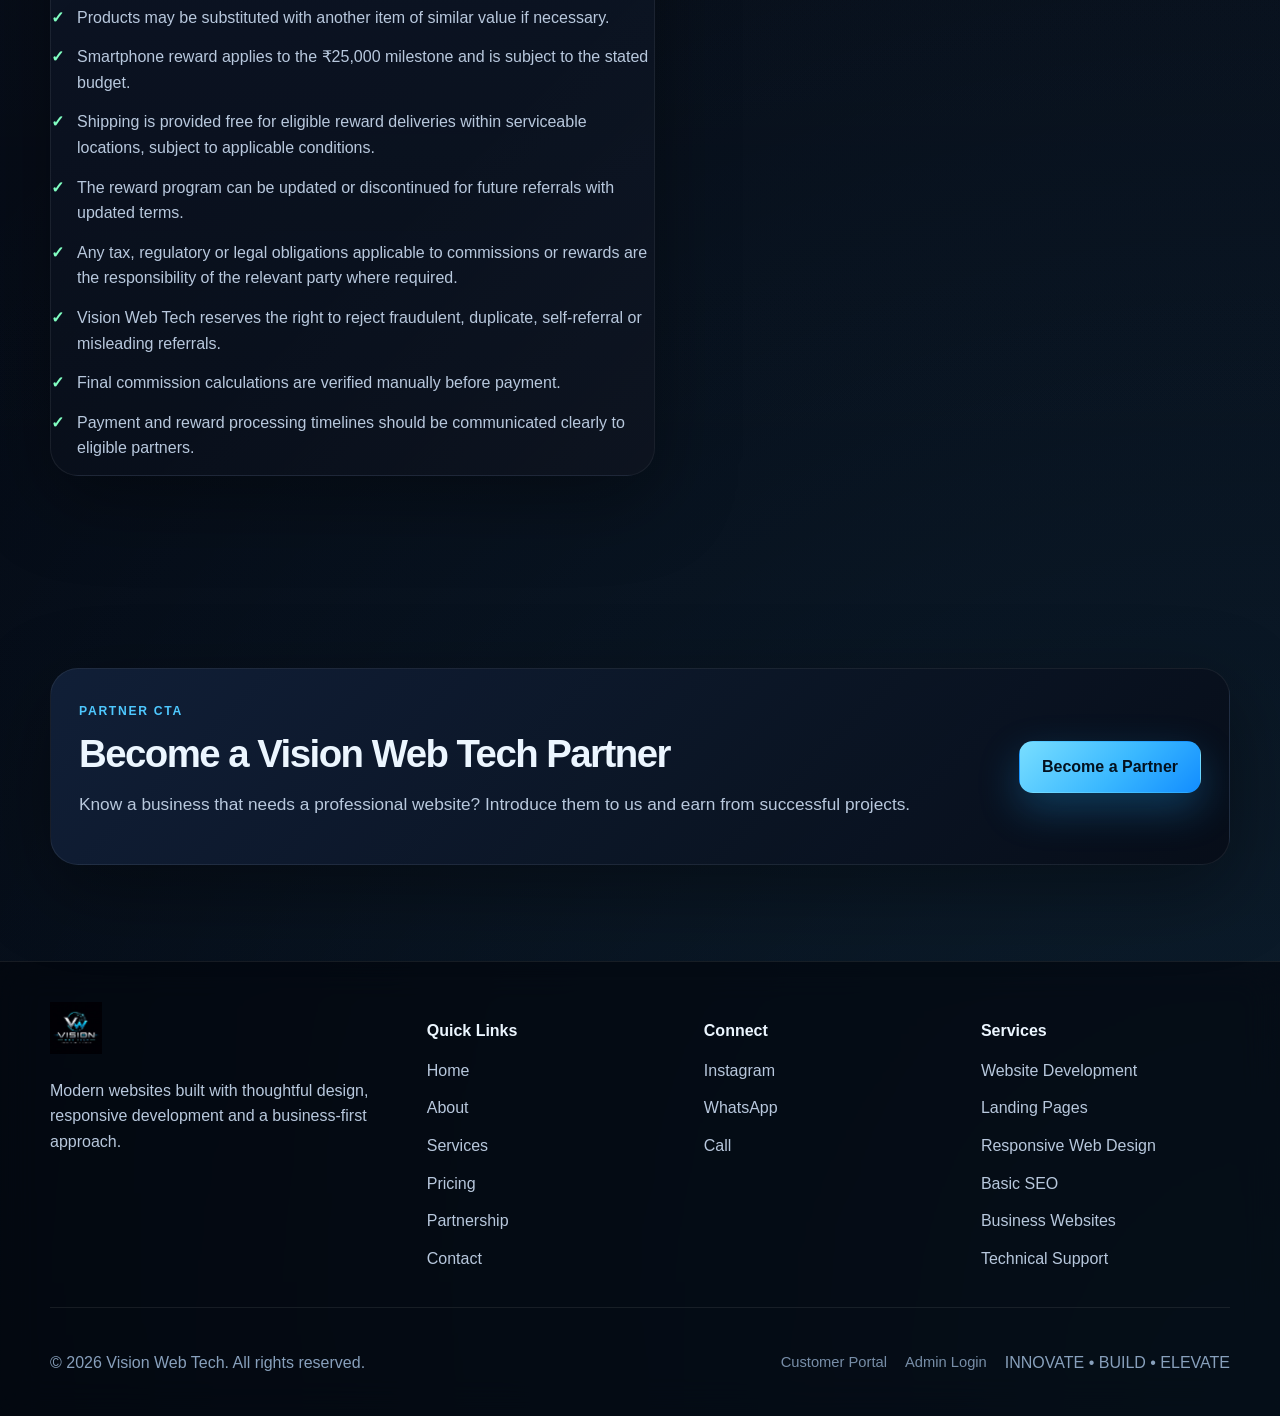
<file: partnership.html>
<!DOCTYPE html>
<html lang="en">
<head>
  <meta charset="UTF-8">
  <meta name="viewport" content="width=device-width, initial-scale=1.0">
  <title>Partnership Program | Vision Web Tech</title>
  <meta name="description" content="Join the Vision Web Tech Partnership Program. Refer genuine business leads, earn 20% commission on qualifying paid projects and unlock milestone rewards.">
  <meta name="robots" content="index,follow">
  <!-- Replace canonical domain with final custom domain before deployment -->
  <link rel="canonical" href="https://example.com/partnership.html">
  <meta property="og:type" content="website">
  <meta property="og:title" content="Vision Web Tech Partnership Program">
  <meta property="og:description" content="Refer. Earn. Grow with Vision Web Tech through qualifying paid website projects.">
  <meta property="og:url" content="https://example.com/partnership.html">
  <meta property="og:image" content="assets/images/vision-web-tech-logo.png">
  <meta name="theme-color" content="#07111f">
  <link rel="icon" href="assets/images/vision-web-tech-logo.png" type="image/png">
  <link rel="stylesheet" href="assets/css/style.css">
</head>
<body>
  <div class="site-shell">
    <header class="site-header">
      <nav class="navbar container" aria-label="Primary navigation">
        <a class="brand" href="index.html" aria-label="Vision Web Tech home">
          <img src="assets/images/vision-web-tech-logo.png" alt="Vision Web Tech logo" class="brand-logo" onerror="this.style.display='none';this.nextElementSibling.style.display='inline-flex';">
          <span class="brand-fallback">Vision Web Tech</span>
        </a>
        <button class="nav-toggle" aria-expanded="false" aria-controls="site-menu" aria-label="Open menu"><span></span><span></span><span></span></button>
        <div class="nav-panel" id="site-menu">
          <ul class="nav-links">
            <li><a href="index.html">Home</a></li>
            <li><a href="about.html">About</a></li>
            <li><a href="services.html">Services</a></li>
            <li><a href="pricing.html">Pricing</a></li>
            <li><a class="active" href="partnership.html">Partnership</a></li>
            <li><a href="contact.html">Contact</a></li>
          </ul>
          <a class="btn btn-primary nav-cta" data-link-type="whatsapp" href="https://wa.me/919546723997" target="_blank" rel="noopener" data-primary-cta-text>Get Free Consultation</a>
        </div>
      </nav>
    </header>

    <main>
      <section class="page-hero">
        <div class="container page-hero-layout">
          <div class="page-hero-panel reveal">
            <span class="eyebrow">Vision Web Tech Partnership Program</span>
            <h1>Refer. Earn. Grow with Vision Web Tech.</h1>
            <p>Bring a genuine business lead to Vision Web Tech and earn 20% commission when the referred client successfully purchases and pays for a qualifying website project.</p>
            <div class="highlight-row">
              <span class="tech-pill">20% Commission</span>
              <span class="tech-pill">Manual WhatsApp Tracking</span>
              <span class="tech-pill">Milestone Rewards</span>
            </div>
          </div>
          <aside class="intro-card reveal delay-1">
            <span class="card-badge">Important Note</span>
            <h2>Commission is not earned just for sending a lead.</h2>
            <p>Commission applies to qualifying paid projects only. Referral eligibility and reward calculations are verified manually through WhatsApp.</p>
          </aside>
        </div>
      </section>

      <section class="page-section">
        <div class="container split-layout">
          <div>
            <div class="section-heading reveal">
              <span class="eyebrow">How It Works</span>
              <h2>A simple partnership flow for the static version.</h2>
            </div>
            <div class="timeline-list">
              <article class="timeline-card reveal"><header><span class="timeline-count">01</span><span class="card-badge">Step</span></header><h3>Find a Business</h3><p>Identify a real business that may need a professional website.</p></article>
              <article class="timeline-card reveal delay-1"><header><span class="timeline-count">02</span><span class="card-badge">Step</span></header><h3>Introduce Vision Web Tech</h3><p>Share the brand with the business and connect them to Vision Web Tech.</p></article>
              <article class="timeline-card reveal delay-2"><header><span class="timeline-count">03</span><span class="card-badge">Step</span></header><h3>Client Purchases a Qualifying Service</h3><p>Commission is linked to a successfully closed and paid qualifying website project.</p></article>
              <article class="timeline-card reveal"><header><span class="timeline-count">04</span><span class="card-badge">Step</span></header><h3>Earn 20% Commission</h3><p>Once the qualifying project is paid, the partner becomes eligible for the calculated commission.</p></article>
              <article class="timeline-card reveal delay-1"><header><span class="timeline-count">05</span><span class="card-badge">Step</span></header><h3>Track Your Earnings Manually Through WhatsApp</h3><p>For now, partner earnings and reward eligibility are verified manually through WhatsApp. A digital partner dashboard may be introduced in the future.</p></article>
            </div>
          </div>
          <aside class="overview-card reveal delay-1">
            <span class="card-badge">Become a Partner</span>
            <h3>Know a business that needs a professional website?</h3>
            <p>Introduce them to us and earn from successful projects.</p>
            <div class="cta-row">
              <a class="btn btn-primary" href="https://wa.me/919546723997?text=Hi%20Vision%20Web%20Tech%2C%20I%20am%20interested%20in%20joining%20the%20Partnership%20Program." target="_blank" rel="noopener">Become a Partner</a>
            </div>
          </aside>
        </div>
      </section>

      <section class="page-section alt-section">
        <div class="container">
          <div class="section-heading reveal">
            <span class="eyebrow">Commission Example</span>
            <h2>How the 20% commission looks in practice.</h2>
            <p>Commission applies to qualifying paid projects according to the Partnership Program terms.</p>
          </div>
          <div class="example-grid">
            <article class="example-card reveal"><div class="example-number">₹50,000</div><h3>Qualifying project value</h3><p>Partner commission = 20%<br>Partner earns = ₹10,000</p></article>
            <article class="example-card reveal delay-1"><div class="example-number">₹75,000</div><h3>Qualifying project value</h3><p>Partner commission = 20%<br>Partner earns = ₹15,000</p></article>
            <article class="example-card reveal delay-2"><div class="example-number">₹1,00,000</div><h3>Qualifying project value</h3><p>Partner commission = 20%<br>Partner earns = ₹20,000</p></article>
          </div>
        </div>
      </section>

      <section class="page-section">
        <div class="container">
          <div class="section-heading reveal">
            <span class="eyebrow">Reward Milestones</span>
            <h2>One milestone can be claimed per earning period.</h2>
            <p>If a partner reaches a higher milestone without claiming an earlier reward, they may choose the higher milestone reward. Once a milestone is claimed, the same accumulated earnings cannot be used to claim another milestone reward.</p>
          </div>
          <div class="reward-grid">
            <article class="reward-card reveal">
              <header><span class="reward-value">₹10,000</span><span class="reward-chip">Milestone 1</span></header>
              <h3>Commission Earned</h3>
              <ul>
                <li>Vision Web Tech branded T-shirt</li>
                <li>Wireless keyboard</li>
                <li>Wireless mouse</li>
                <li>Headphones</li>
                <li>Small Vision Web Tech branded goodies</li>
                <li>Approximate reward value: up to approximately ₹6,000–₹7,000 depending on available products</li>
              </ul>
            </article>
            <article class="reward-card reveal delay-1">
              <header><span class="reward-value">₹15,000</span><span class="reward-chip">Milestone 2</span></header>
              <h3>Commission Earned</h3>
              <ul>
                <li>Vision Web Tech branded T-shirt</li>
                <li>Wireless keyboard</li>
                <li>Wireless mouse</li>
                <li>Headphones</li>
                <li>USB microphone</li>
                <li>Additional small gadget / desk accessory</li>
                <li>Vision Web Tech branded goodies</li>
                <li>Approximate reward value: up to approximately ₹10,000</li>
              </ul>
            </article>
            <article class="reward-card reveal delay-2">
              <header><span class="reward-value">₹20,000</span><span class="reward-chip">Milestone 3</span></header>
              <h3>Commission Earned</h3>
              <ul>
                <li>Vision Web Tech branded T-shirt</li>
                <li>Wireless keyboard</li>
                <li>Wireless mouse</li>
                <li>Headphones</li>
                <li>USB microphone</li>
                <li>Webcam / useful productivity gadget</li>
                <li>Additional small gadget</li>
                <li>Vision Web Tech branded goodies</li>
                <li>Approximate reward value: up to approximately ₹15,000</li>
              </ul>
            </article>
            <article class="reward-card reveal">
              <header><span class="reward-value">₹25,000</span><span class="reward-chip">Milestone 4</span></header>
              <h3>Commission Earned</h3>
              <ul>
                <li>Vision Web Tech branded T-shirt</li>
                <li>Wireless keyboard</li>
                <li>Wireless mouse</li>
                <li>Headphones</li>
                <li>USB microphone</li>
                <li>Additional productivity gadgets</li>
                <li>Vision Web Tech branded goodies</li>
                <li>Brand-new smartphone up to the stated reward budget</li>
                <li>Smartphone budget: approximately ₹15,000</li>
                <li>Total reward package value: approximately up to ₹20,000 depending on selected products</li>
              </ul>
            </article>
          </div>
        </div>
      </section>

      <section class="page-section alt-section">
        <div class="container split-layout">
          <div class="term-card reveal">
            <span class="eyebrow">Partner Program Terms</span>
            <h2>Clear rules for commission and reward eligibility.</h2>
            <ul class="term-list">
              <li>Rewards are milestone-based.</li>
              <li>Only one milestone reward can be claimed.</li>
              <li>A partner can choose to wait and accumulate earnings toward a higher milestone.</li>
              <li>Once a milestone is claimed, earlier accumulated earnings cannot be used to claim another reward from the same earning period.</li>
              <li>Commission is applicable only to qualifying paid client projects.</li>
              <li>Referral must be genuine and traceable to the partner.</li>
              <li>Commission and reward eligibility are verified manually.</li>
              <li>Rewards are subject to product availability.</li>
              <li>Products may be substituted with another item of similar value if necessary.</li>
              <li>Smartphone reward applies to the ₹25,000 milestone and is subject to the stated budget.</li>
              <li>Shipping is provided free for eligible reward deliveries within serviceable locations, subject to applicable conditions.</li>
              <li>The reward program can be updated or discontinued for future referrals with updated terms.</li>
              <li>Any tax, regulatory or legal obligations applicable to commissions or rewards are the responsibility of the relevant party where required.</li>
              <li>Vision Web Tech reserves the right to reject fraudulent, duplicate, self-referral or misleading referrals.</li>
              <li>Final commission calculations are verified manually before payment.</li>
              <li>Payment and reward processing timelines should be communicated clearly to eligible partners.</li>
            </ul>
          </div>
          <aside class="overview-card reveal delay-1">
            <span class="card-badge">Manual Tracking for Now</span>
            <h3>Static website today, future system later.</h3>
            <p>This static version does not include partner logins, dashboards or automatic commission tracking.</p>
            <p class="helper-text">Future backend integration could add partner IDs, referral tracking, login access, reward tracking and payout status without changing the public-facing page structure.</p>
            <div class="cta-row">
              <a class="btn btn-secondary" href="https://wa.me/919546723997?text=Hi%20Vision%20Web%20Tech%2C%20I%20want%20to%20learn%20more%20about%20the%20Partnership%20Program." target="_blank" rel="noopener">Ask About the Program</a>
            </div>
          </aside>
        </div>
      </section>

      <section class="section consult-section">
        <div class="container">
          <div class="consult-card reveal">
            <div>
              <span class="eyebrow">Partner CTA</span>
              <h2>Become a Vision Web Tech Partner</h2>
              <p>Know a business that needs a professional website? Introduce them to us and earn from successful projects.</p>
            </div>
            <a class="btn btn-primary" href="https://wa.me/919546723997?text=Hi%20Vision%20Web%20Tech%2C%20I%20am%20interested%20in%20joining%20the%20Partnership%20Program." target="_blank" rel="noopener">Become a Partner</a>
          </div>
        </div>
      </section>
    </main>

    <footer class="site-footer">
      <div class="container footer-grid">
        <div><a class="brand footer-brand" href="index.html"><img src="assets/images/vision-web-tech-logo.png" alt="Vision Web Tech logo" class="brand-logo" onerror="this.style.display='none';this.nextElementSibling.style.display='inline-flex';"><span class="brand-fallback">Vision Web Tech</span></a><p>Modern websites built with thoughtful design, responsive development and a business-first approach.</p></div>
        <div><h3>Quick Links</h3><ul><li><a href="index.html">Home</a></li><li><a href="about.html">About</a></li><li><a href="services.html">Services</a></li><li><a href="pricing.html">Pricing</a></li><li><a href="partnership.html">Partnership</a></li><li><a href="contact.html">Contact</a></li></ul></div>
        <div><h3>Connect</h3><ul><li><a data-link-type="instagram" href="https://www.instagram.com/visionwebtech/" target="_blank" rel="noopener">Instagram</a></li><li><a data-link-type="whatsapp" href="https://wa.me/919546723997" target="_blank" rel="noopener">WhatsApp</a></li><li><a data-link-type="phone" href="tel:+919546723997">Call</a></li></ul></div>
        <div><h3>Services</h3><ul><li>Website Development</li><li>Landing Pages</li><li>Responsive Web Design</li><li>Basic SEO</li><li>Business Websites</li><li>Technical Support</li></ul></div>
      </div>
      <div class="footer-bottom container footer-meta"><p>© 2026 Vision Web Tech. All rights reserved.</p><div class="footer-bottom-right"><a class="footer-admin-link" href="auth.html">Customer Portal</a><a class="footer-admin-link" href="admin-login.html">Admin Login</a><p>INNOVATE • BUILD • ELEVATE</p></div></div>
    </footer>
  </div>
  <a class="floating-whatsapp" href="https://wa.me/919546723997" target="_blank" rel="noopener" aria-label="Chat with Vision Web Tech on WhatsApp"><span class="floating-icon">✆</span><span>Chat with us</span></a>
  <script src="assets/js/main.js"></script>
  <script type="module" src="assets/js/site-data.js"></script>
</body>
</html>
</file>
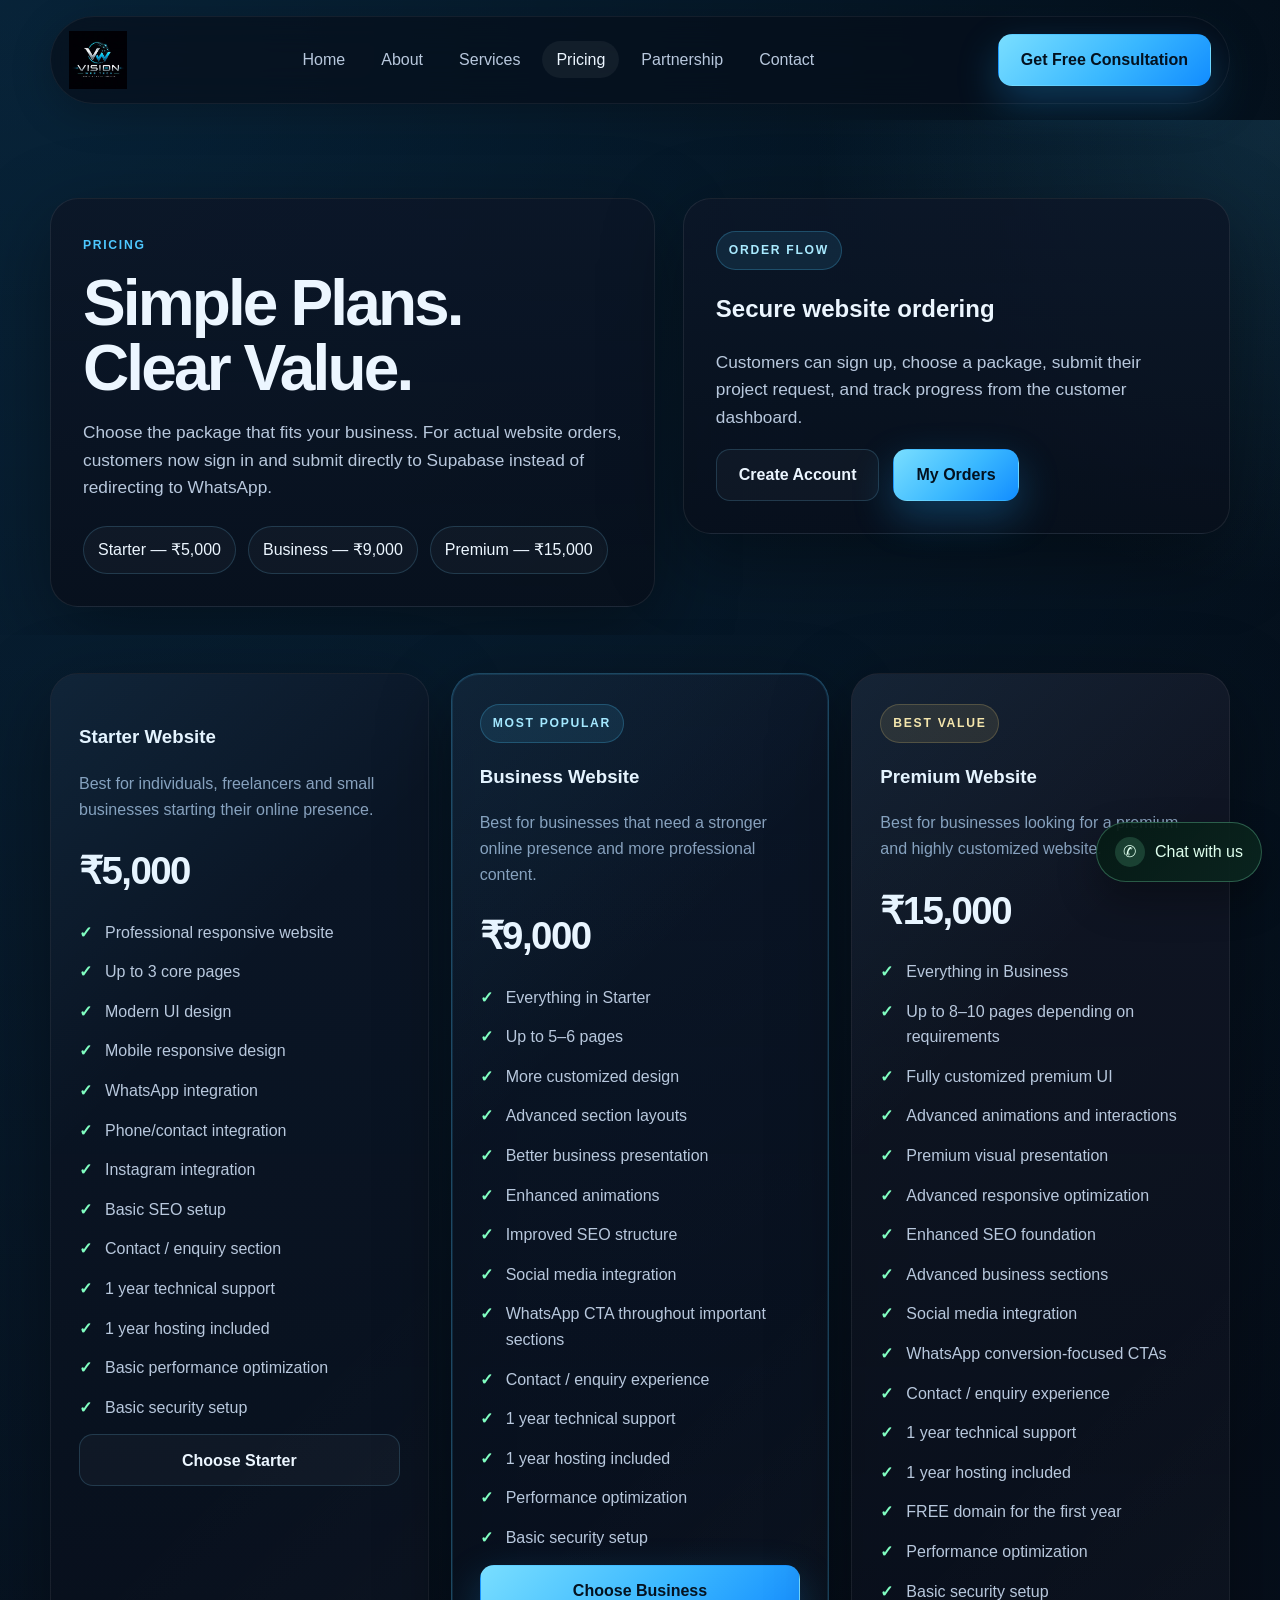
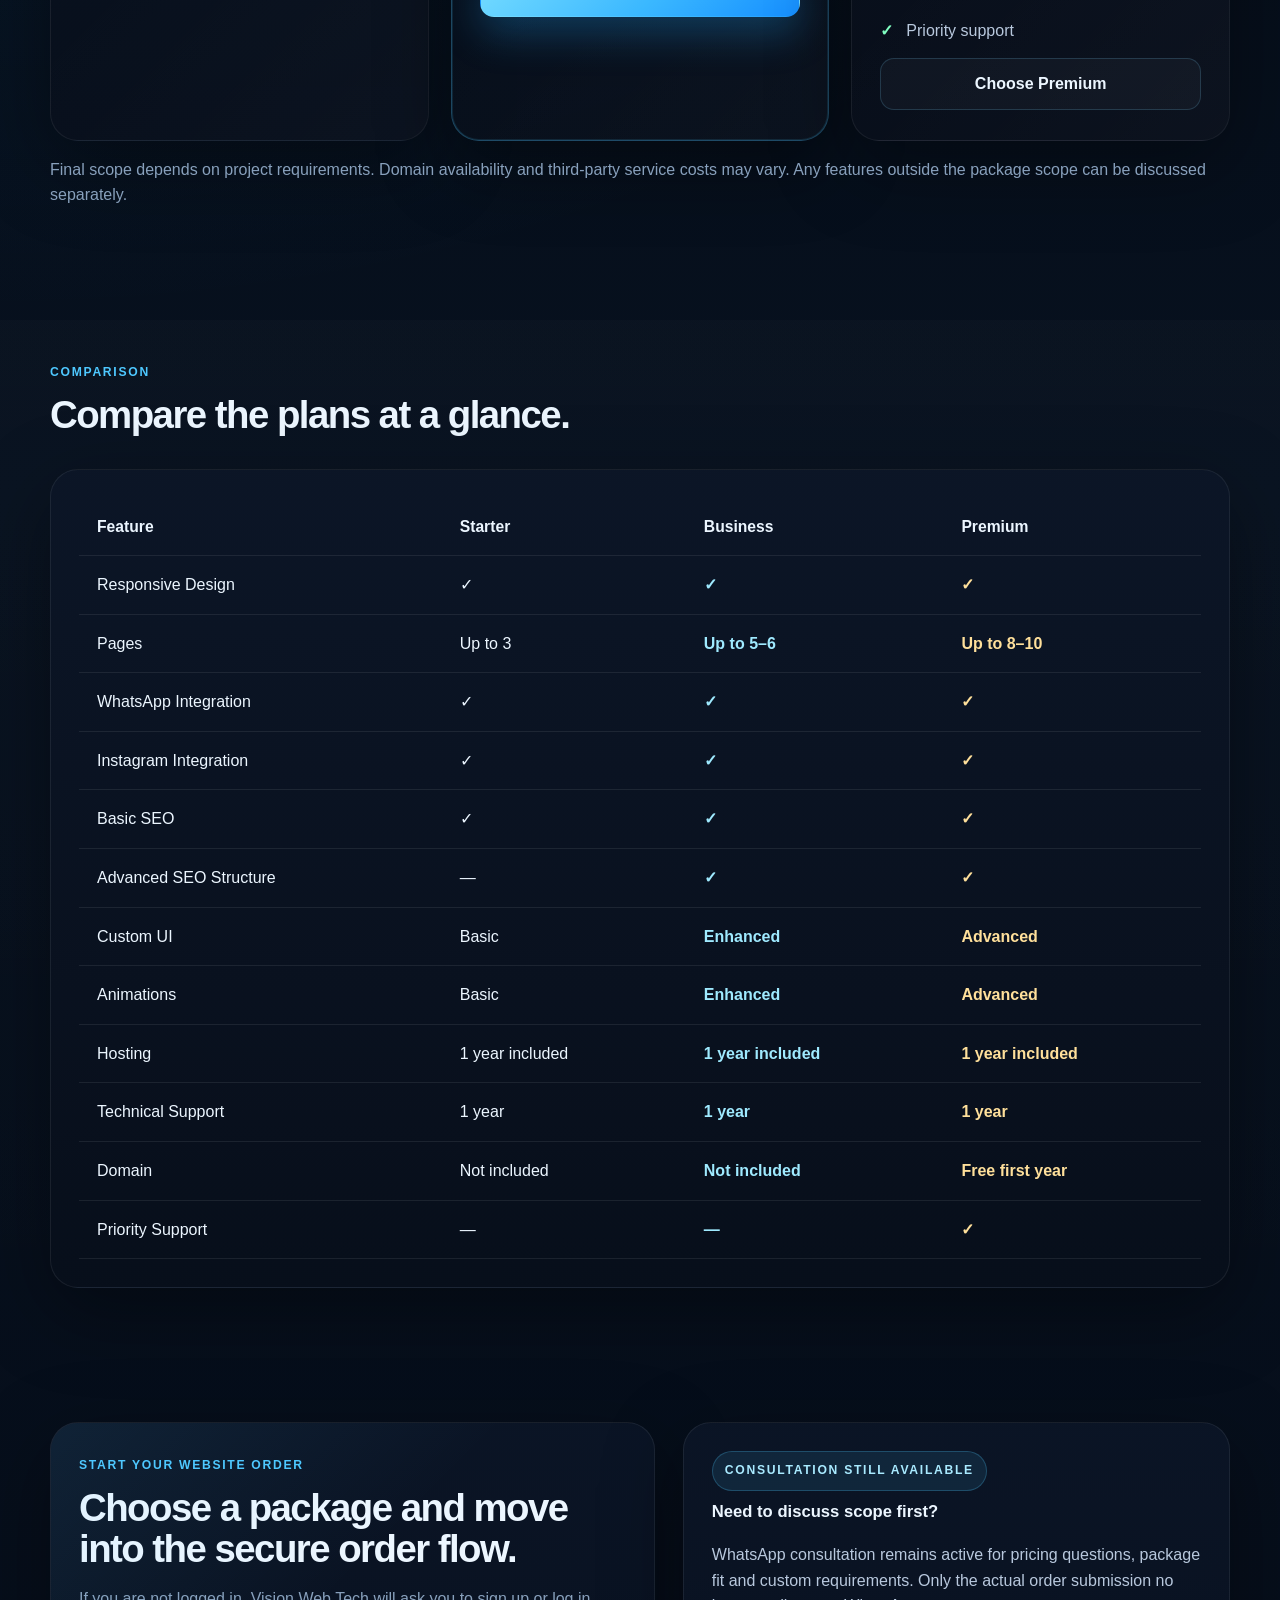
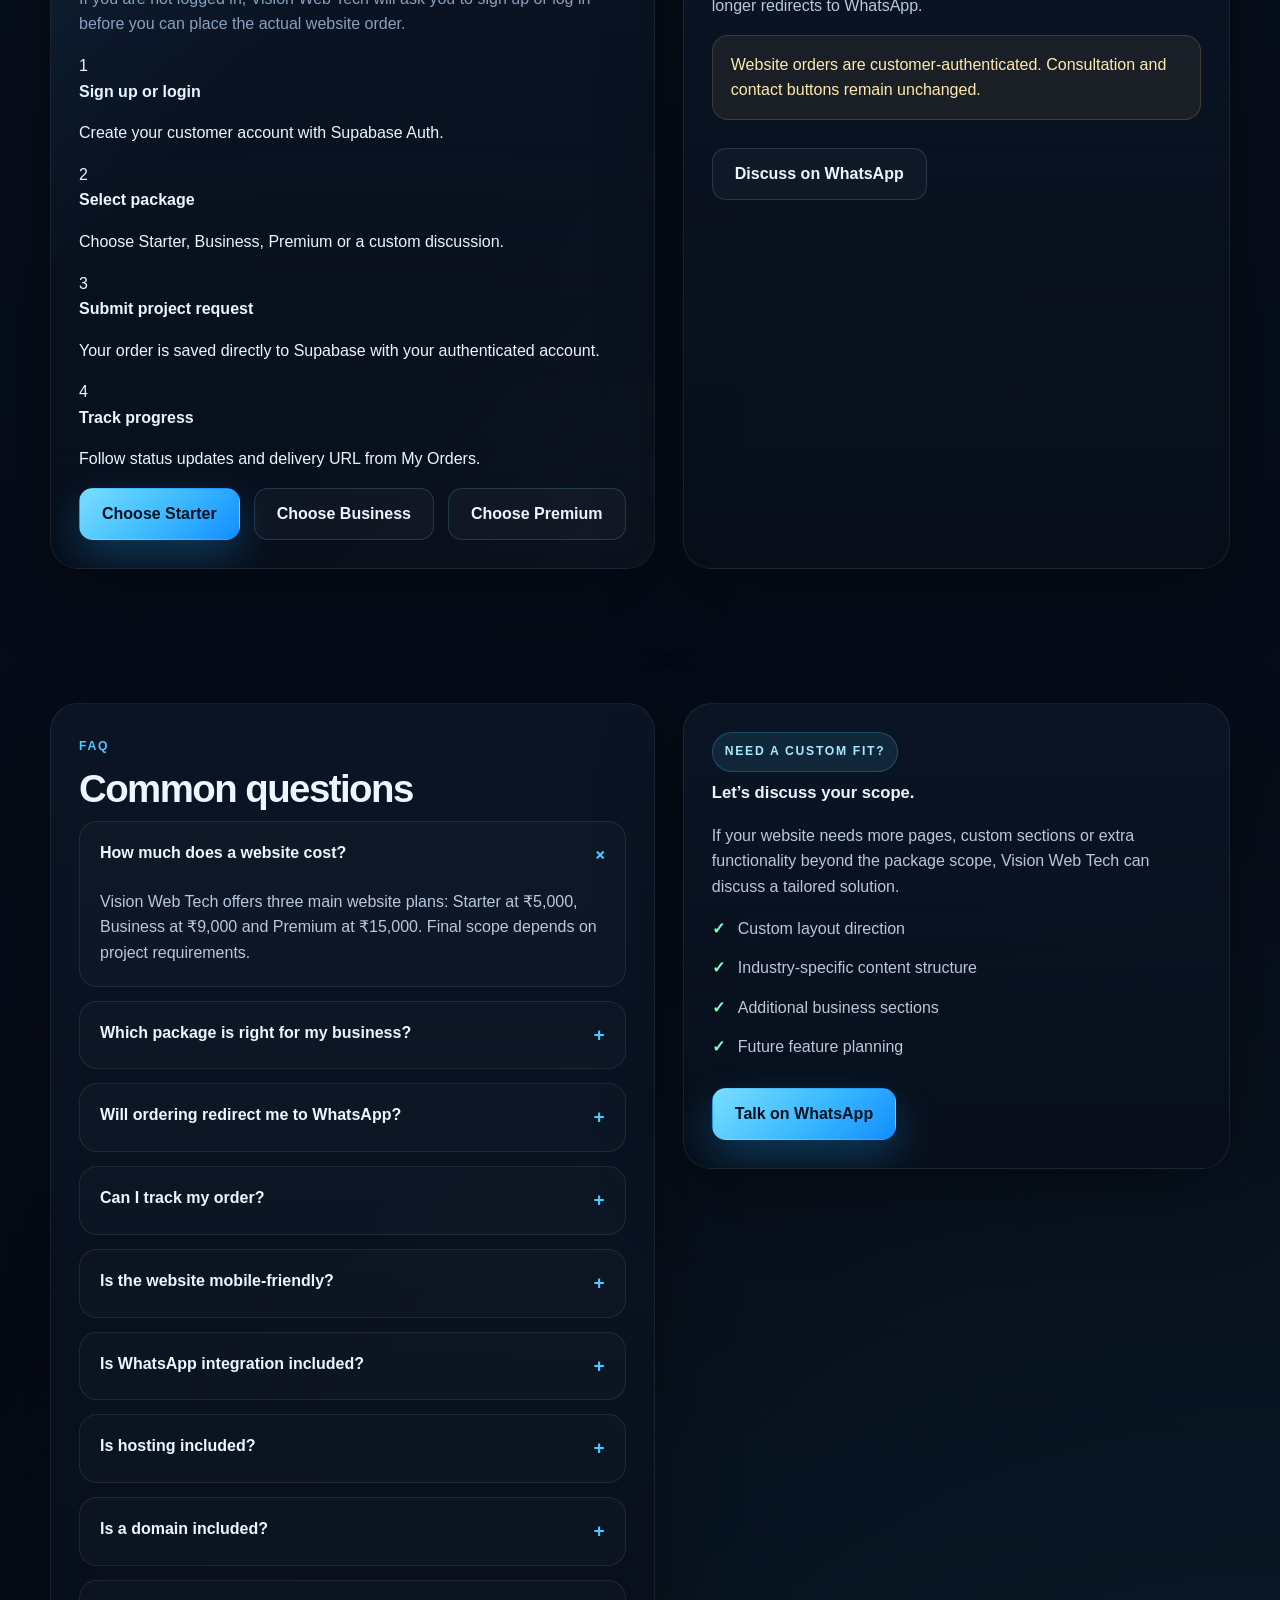
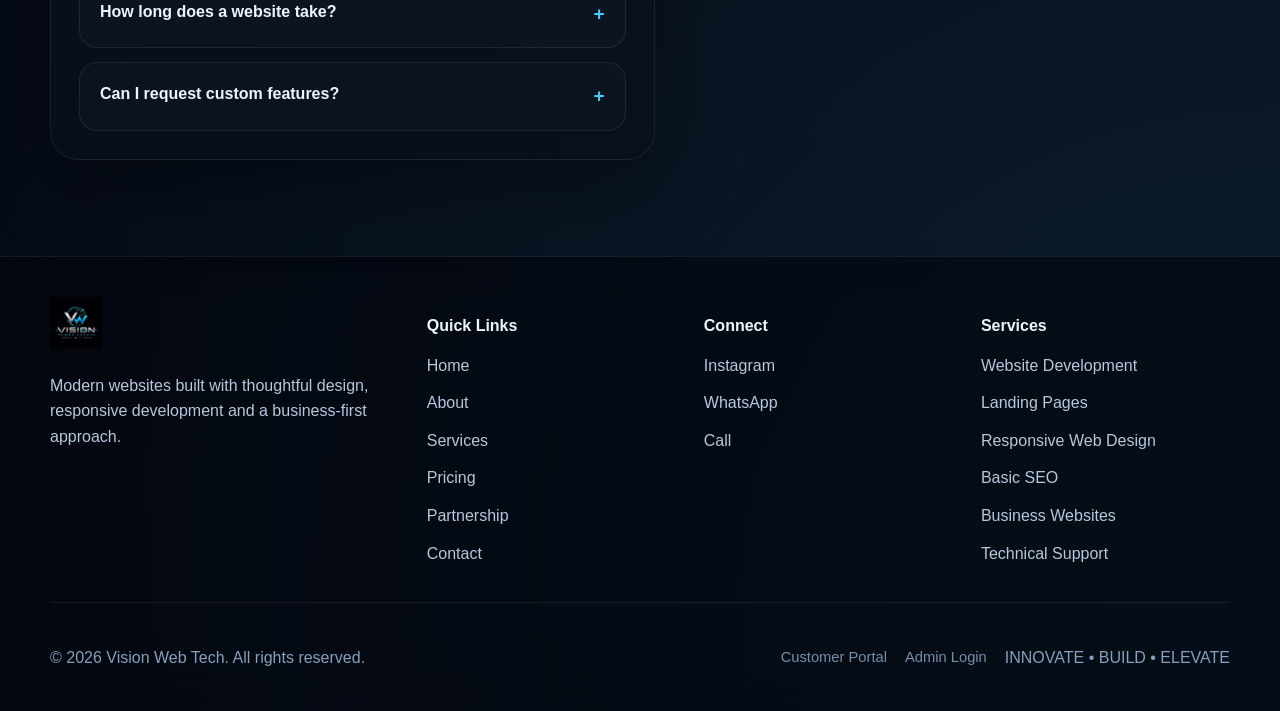
<file: pricing.html>
<!DOCTYPE html>
<html lang="en">
<head>
  <meta charset="UTF-8">
  <meta name="viewport" content="width=device-width, initial-scale=1.0">
  <title>Pricing | Vision Web Tech Website Packages</title>
  <meta name="description" content="Explore Vision Web Tech website packages: Starter ₹5,000, Business ₹9,000 and Premium ₹15,000 with hosting, support and direct customer portal ordering.">
  <meta name="robots" content="index,follow">
  <!-- Replace canonical domain with final custom domain before deployment -->
  <link rel="canonical" href="https://example.com/pricing.html">
  <meta property="og:type" content="website">
  <meta property="og:title" content="Vision Web Tech Pricing">
  <meta property="og:description" content="Clear website plans for growing businesses with transparent scope and a secure website order flow.">
  <meta property="og:url" content="https://example.com/pricing.html">
  <meta property="og:image" content="assets/images/vision-web-tech-logo.png">
  <meta name="theme-color" content="#07111f">
  <link rel="icon" href="assets/images/vision-web-tech-logo.png" type="image/png">
  <link rel="stylesheet" href="assets/css/style.css">
</head>
<body>
  <div class="site-shell">
    <header class="site-header">
      <nav class="navbar container" aria-label="Primary navigation">
        <a class="brand" href="index.html" aria-label="Vision Web Tech home">
          <img src="assets/images/vision-web-tech-logo.png" alt="Vision Web Tech logo" class="brand-logo" onerror="this.style.display='none';this.nextElementSibling.style.display='inline-flex';">
          <span class="brand-fallback">Vision Web Tech</span>
        </a>
        <button class="nav-toggle" aria-expanded="false" aria-controls="site-menu" aria-label="Open menu"><span></span><span></span><span></span></button>
        <div class="nav-panel" id="site-menu">
          <ul class="nav-links">
            <li><a href="index.html">Home</a></li>
            <li><a href="about.html">About</a></li>
            <li><a href="services.html">Services</a></li>
            <li><a class="active" href="pricing.html">Pricing</a></li>
            <li><a href="partnership.html">Partnership</a></li>
            <li><a href="contact.html">Contact</a></li>
          </ul>
          <a class="btn btn-primary nav-cta" data-link-type="whatsapp" href="https://wa.me/919546723997" target="_blank" rel="noopener" data-primary-cta-text>Get Free Consultation</a>
        </div>
      </nav>
    </header>

    <main>
      <section class="page-hero">
        <div class="container page-hero-layout">
          <div class="page-hero-panel reveal">
            <span class="eyebrow">Pricing</span>
            <h1>Simple Plans. Clear Value.</h1>
            <p>Choose the package that fits your business. For actual website orders, customers now sign in and submit directly to Supabase instead of redirecting to WhatsApp.</p>
            <div class="highlight-row" data-pricing-hero-pills>
              <span class="tech-pill">Starter — ₹5,000</span>
              <span class="tech-pill">Business — ₹9,000</span>
              <span class="tech-pill">Premium — ₹15,000</span>
            </div>
          </div>
          <aside class="intro-card reveal delay-1">
            <span class="card-badge">Order Flow</span>
            <h2>Secure website ordering</h2>
            <p>Customers can sign up, choose a package, submit their project request, and track progress from the customer dashboard.</p>
            <div class="cta-row compact-actions">
              <a class="btn btn-secondary" href="auth.html?mode=signup&next=pricing.html">Create Account</a>
              <a class="btn btn-primary" href="customer-dashboard.html">My Orders</a>
            </div>
          </aside>
        </div>
      </section>

      <section class="page-section">
        <div class="container">
          <div class="pricing-grid" data-pricing-grid>
            <article class="pricing-card reveal"><h3>Starter Website</h3><div class="price">₹5,000</div></article>
          </div>
          <p class="section-note reveal">Final scope depends on project requirements. Domain availability and third-party service costs may vary. Any features outside the package scope can be discussed separately.</p>
        </div>
      </section>

      <section class="page-section alt-section">
        <div class="container">
          <div class="section-heading reveal"><span class="eyebrow">Comparison</span><h2>Compare the plans at a glance.</h2></div>
          <div class="table-shell reveal">
            <table class="comparison-table">
              <thead><tr><th>Feature</th><th>Starter</th><th class="plan-highlight">Business</th><th class="plan-premium">Premium</th></tr></thead>
              <tbody>
                <tr><td>Responsive Design</td><td>✓</td><td class="plan-highlight">✓</td><td class="plan-premium">✓</td></tr>
                <tr><td>Pages</td><td>Up to 3</td><td class="plan-highlight">Up to 5–6</td><td class="plan-premium">Up to 8–10</td></tr>
                <tr><td>WhatsApp Integration</td><td>✓</td><td class="plan-highlight">✓</td><td class="plan-premium">✓</td></tr>
                <tr><td>Instagram Integration</td><td>✓</td><td class="plan-highlight">✓</td><td class="plan-premium">✓</td></tr>
                <tr><td>Basic SEO</td><td>✓</td><td class="plan-highlight">✓</td><td class="plan-premium">✓</td></tr>
                <tr><td>Advanced SEO Structure</td><td>—</td><td class="plan-highlight">✓</td><td class="plan-premium">✓</td></tr>
                <tr><td>Custom UI</td><td>Basic</td><td class="plan-highlight">Enhanced</td><td class="plan-premium">Advanced</td></tr>
                <tr><td>Animations</td><td>Basic</td><td class="plan-highlight">Enhanced</td><td class="plan-premium">Advanced</td></tr>
                <tr><td>Hosting</td><td>1 year included</td><td class="plan-highlight">1 year included</td><td class="plan-premium">1 year included</td></tr>
                <tr><td>Technical Support</td><td>1 year</td><td class="plan-highlight">1 year</td><td class="plan-premium">1 year</td></tr>
                <tr><td>Domain</td><td>Not included</td><td class="plan-highlight">Not included</td><td class="plan-premium">Free first year</td></tr>
                <tr><td>Priority Support</td><td>—</td><td class="plan-highlight">—</td><td class="plan-premium">✓</td></tr>
              </tbody>
            </table>
          </div>
        </div>
      </section>

      <section class="page-section" id="website-order">
        <div class="container split-layout order-section-layout">
          <div class="form-card reveal">
            <span class="eyebrow">Start Your Website Order</span>
            <h2>Choose a package and move into the secure order flow.</h2>
            <p class="form-hint">If you are not logged in, Vision Web Tech will ask you to sign up or log in before you can place the actual website order.</p>
            <div class="portal-flow-list">
              <article><span>1</span><div><strong>Sign up or login</strong><p>Create your customer account with Supabase Auth.</p></div></article>
              <article><span>2</span><div><strong>Select package</strong><p>Choose Starter, Business, Premium or a custom discussion.</p></div></article>
              <article><span>3</span><div><strong>Submit project request</strong><p>Your order is saved directly to Supabase with your authenticated account.</p></div></article>
              <article><span>4</span><div><strong>Track progress</strong><p>Follow status updates and delivery URL from My Orders.</p></div></article>
            </div>
            <div class="cta-row compact-actions">
              <a class="btn btn-primary" href="order.html?package=Starter">Choose Starter</a>
              <a class="btn btn-secondary" href="order.html?package=Business">Choose Business</a>
              <a class="btn btn-secondary" href="order.html?package=Premium">Choose Premium</a>
            </div>
          </div>
          <aside class="overview-card reveal delay-1">
            <span class="card-badge">Consultation Still Available</span>
            <h3>Need to discuss scope first?</h3>
            <p>WhatsApp consultation remains active for pricing questions, package fit and custom requirements. Only the actual order submission no longer redirects to WhatsApp.</p>
            <div class="notice-bar compact">Website orders are customer-authenticated. Consultation and contact buttons remain unchanged.</div>
            <div class="cta-row">
              <a class="btn btn-secondary" data-link-type="whatsapp" data-whatsapp-message="Hi Vision Web Tech, I want to discuss my website order before submitting." data-link-type="whatsapp" href="https://wa.me/919546723997" target="_blank" rel="noopener">Discuss on WhatsApp</a>
            </div>
          </aside>
        </div>
      </section>

      <section class="page-section">
        <div class="container split-layout">
          <div class="faq-card reveal">
            <span class="eyebrow">FAQ</span>
            <h2>Common questions</h2>
            <div class="accordion">
              <div class="accordion-item active"><button class="accordion-trigger" aria-expanded="true"><span>How much does a website cost?</span><span>+</span></button><div class="accordion-panel"><div class="accordion-panel-inner"><p>Vision Web Tech offers three main website plans: Starter at ₹5,000, Business at ₹9,000 and Premium at ₹15,000. Final scope depends on project requirements.</p></div></div></div>
              <div class="accordion-item"><button class="accordion-trigger" aria-expanded="false"><span>Which package is right for my business?</span><span>+</span></button><div class="accordion-panel"><div class="accordion-panel-inner"><p>Starter is a good entry point for individuals and small businesses. Business suits brands that need stronger presentation and more pages. Premium is for highly customized websites with advanced presentation and priority support.</p></div></div></div>
              <div class="accordion-item"><button class="accordion-trigger" aria-expanded="false"><span>Will ordering redirect me to WhatsApp?</span><span>+</span></button><div class="accordion-panel"><div class="accordion-panel-inner"><p>No. Actual website orders are now submitted through the customer portal and saved directly to Supabase. WhatsApp remains available for consultation.</p></div></div></div>
              <div class="accordion-item"><button class="accordion-trigger" aria-expanded="false"><span>Can I track my order?</span><span>+</span></button><div class="accordion-panel"><div class="accordion-panel-inner"><p>Yes. Once logged in, each customer can view only their own orders, status updates, delivery notes and final website URL.</p></div></div></div>
              <div class="accordion-item"><button class="accordion-trigger" aria-expanded="false"><span>Is the website mobile-friendly?</span><span>+</span></button><div class="accordion-panel"><div class="accordion-panel-inner"><p>Yes. Mobile responsiveness is included in every package because many visitors arrive from WhatsApp, Instagram and mobile search.</p></div></div></div>
              <div class="accordion-item"><button class="accordion-trigger" aria-expanded="false"><span>Is WhatsApp integration included?</span><span>+</span></button><div class="accordion-panel"><div class="accordion-panel-inner"><p>Yes. WhatsApp integration is included across the website packages, and the floating WhatsApp button remains available throughout the site.</p></div></div></div>
              <div class="accordion-item"><button class="accordion-trigger" aria-expanded="false"><span>Is hosting included?</span><span>+</span></button><div class="accordion-panel"><div class="accordion-panel-inner"><p>Yes. One year of hosting is included in the Starter, Business and Premium plans.</p></div></div></div>
              <div class="accordion-item"><button class="accordion-trigger" aria-expanded="false"><span>Is a domain included?</span><span>+</span></button><div class="accordion-panel"><div class="accordion-panel-inner"><p>A free domain for the first year is included with the Premium plan. Domain availability and third-party costs may vary.</p></div></div></div>
              <div class="accordion-item"><button class="accordion-trigger" aria-expanded="false"><span>How long does a website take?</span><span>+</span></button><div class="accordion-panel"><div class="accordion-panel-inner"><p>Delivery time depends on the selected package, content readiness and project scope. A timeline is confirmed before development begins.</p></div></div></div>
              <div class="accordion-item"><button class="accordion-trigger" aria-expanded="false"><span>Can I request custom features?</span><span>+</span></button><div class="accordion-panel"><div class="accordion-panel-inner"><p>Yes. Features outside the package scope can be discussed separately and quoted based on requirements.</p></div></div></div>
            </div>
          </div>
          <aside class="overview-card reveal delay-1">
            <span class="card-badge">Need a Custom Fit?</span>
            <h3>Let’s discuss your scope.</h3>
            <p>If your website needs more pages, custom sections or extra functionality beyond the package scope, Vision Web Tech can discuss a tailored solution.</p>
            <ul class="check-list"><li>Custom layout direction</li><li>Industry-specific content structure</li><li>Additional business sections</li><li>Future feature planning</li></ul>
            <div class="cta-row"><a class="btn btn-primary" data-link-type="whatsapp" data-whatsapp-message="Hi Vision Web Tech, I would like to discuss a custom website solution." data-link-type="whatsapp" href="https://wa.me/919546723997" target="_blank" rel="noopener">Talk on WhatsApp</a></div>
          </aside>
        </div>
      </section>
    </main>

    <footer class="site-footer">
      <div class="container footer-grid">
        <div><a class="brand footer-brand" href="index.html"><img src="assets/images/vision-web-tech-logo.png" alt="Vision Web Tech logo" class="brand-logo" onerror="this.style.display='none';this.nextElementSibling.style.display='inline-flex';"><span class="brand-fallback">Vision Web Tech</span></a><p>Modern websites built with thoughtful design, responsive development and a business-first approach.</p></div>
        <div><h3>Quick Links</h3><ul><li><a href="index.html">Home</a></li><li><a href="about.html">About</a></li><li><a href="services.html">Services</a></li><li><a href="pricing.html">Pricing</a></li><li><a href="partnership.html">Partnership</a></li><li><a href="contact.html">Contact</a></li></ul></div>
        <div><h3>Connect</h3><ul><li><a data-link-type="instagram" data-link-type="instagram" href="https://www.instagram.com/visionwebtech/" target="_blank" rel="noopener">Instagram</a></li><li><a data-link-type="whatsapp" data-link-type="whatsapp" href="https://wa.me/919546723997" target="_blank" rel="noopener">WhatsApp</a></li><li><a data-link-type="phone" data-link-type="phone" href="tel:+919546723997">Call</a></li></ul></div>
        <div><h3>Services</h3><ul><li>Website Development</li><li>Landing Pages</li><li>Responsive Web Design</li><li>Basic SEO</li><li>Business Websites</li><li>Technical Support</li></ul></div>
      </div>
      <div class="footer-bottom container footer-meta"><p>© 2026 Vision Web Tech. All rights reserved.</p><div class="footer-bottom-right"><a class="footer-admin-link" href="auth.html">Customer Portal</a><a class="footer-admin-link" href="admin-login.html">Admin Login</a><p>INNOVATE • BUILD • ELEVATE</p></div></div>
    </footer>
  </div>
  <a class="floating-whatsapp" data-link-type="whatsapp" href="https://wa.me/919546723997" target="_blank" rel="noopener" aria-label="Chat with Vision Web Tech on WhatsApp"><span class="floating-icon">✆</span><span>Chat with us</span></a>
  <script src="assets/js/main.js"></script>
  <script type="module" src="assets/js/site-data.js"></script>
</body>
</html>
</file>
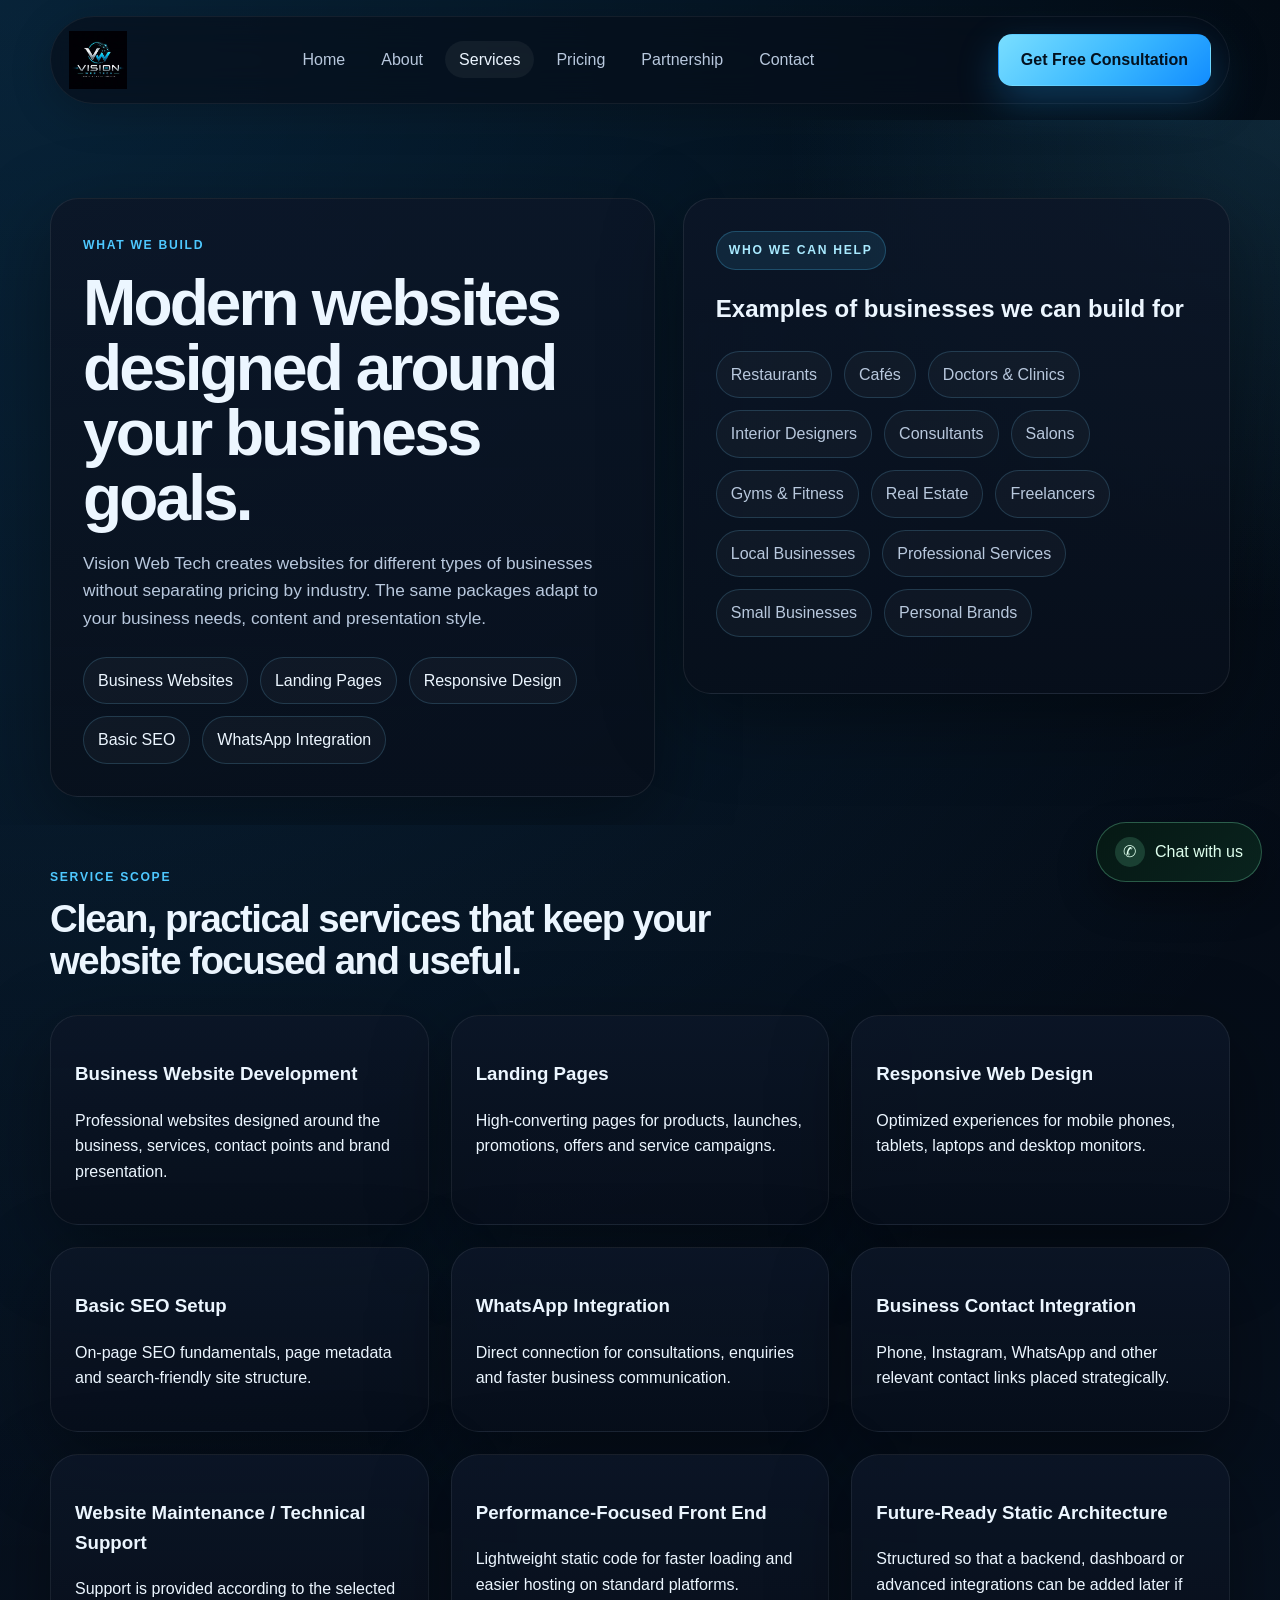
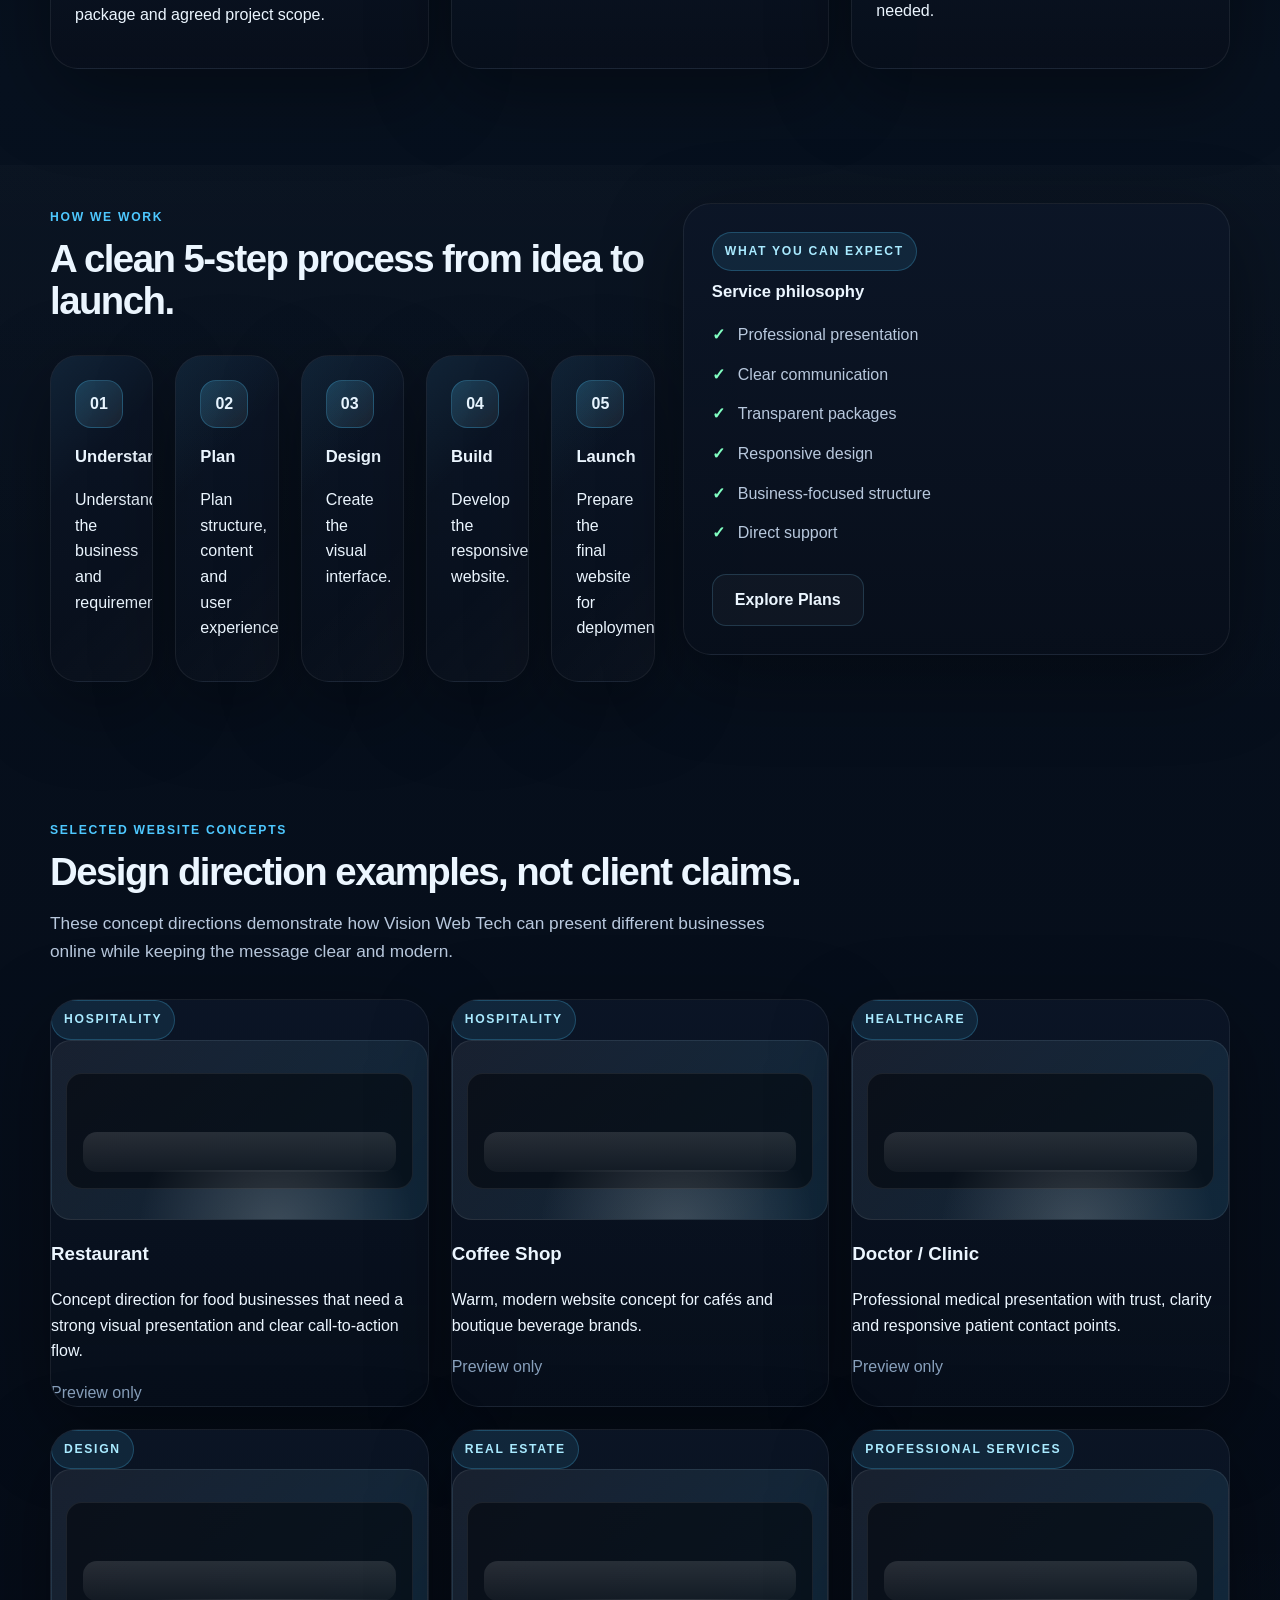
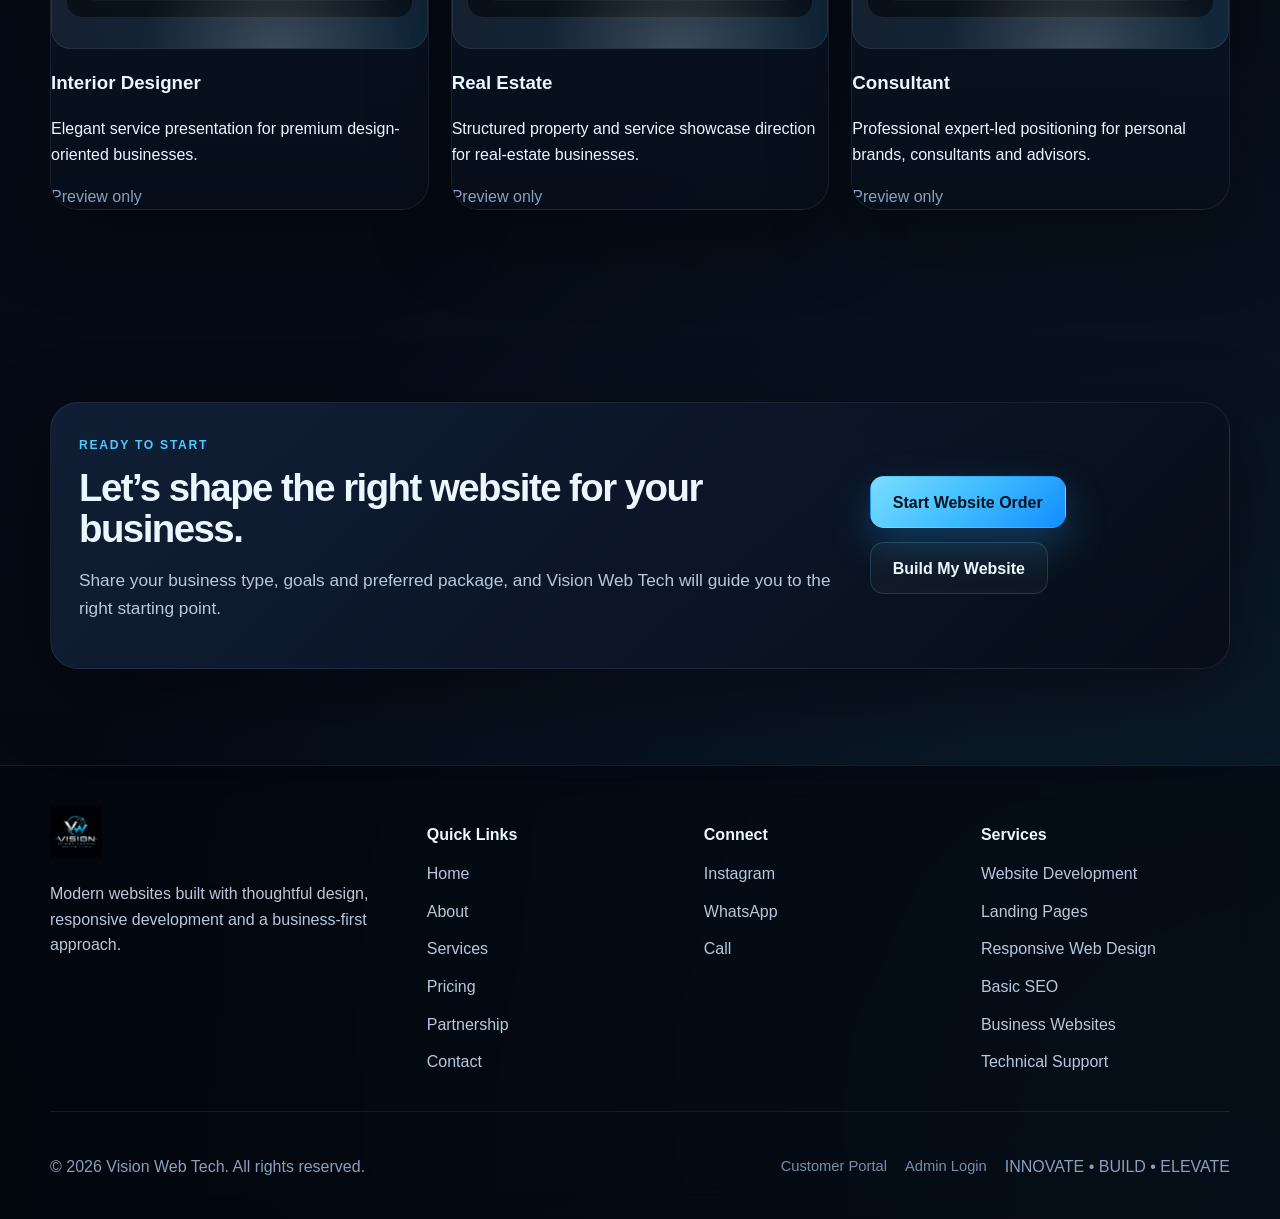
<file: services.html>
<!DOCTYPE html>
<html lang="en">
<head>
  <meta charset="UTF-8">
  <meta name="viewport" content="width=device-width, initial-scale=1.0">
  <title>Services | Vision Web Tech Website Development</title>
  <meta name="description" content="Explore Vision Web Tech services including business website development, landing pages, responsive design, basic SEO and WhatsApp integration.">
  <meta name="robots" content="index,follow">
  <!-- Replace canonical domain with final custom domain before deployment -->
  <link rel="canonical" href="https://example.com/services.html">
  <meta property="og:type" content="website">
  <meta property="og:title" content="Vision Web Tech Services">
  <meta property="og:description" content="Business websites, landing pages, responsive design, basic SEO and direct-contact integrations.">
  <meta property="og:url" content="https://example.com/services.html">
  <meta property="og:image" content="assets/images/vision-web-tech-logo.png">
  <meta name="theme-color" content="#07111f">
  <link rel="icon" href="assets/images/vision-web-tech-logo.png" type="image/png">
  <link rel="stylesheet" href="assets/css/style.css">
</head>
<body>
  <div class="site-shell">
    <header class="site-header">
      <nav class="navbar container" aria-label="Primary navigation">
        <a class="brand" href="index.html" aria-label="Vision Web Tech home">
          <img src="assets/images/vision-web-tech-logo.png" alt="Vision Web Tech logo" class="brand-logo" onerror="this.style.display='none';this.nextElementSibling.style.display='inline-flex';">
          <span class="brand-fallback">Vision Web Tech</span>
        </a>
        <button class="nav-toggle" aria-expanded="false" aria-controls="site-menu" aria-label="Open menu"><span></span><span></span><span></span></button>
        <div class="nav-panel" id="site-menu">
          <ul class="nav-links">
            <li><a href="index.html">Home</a></li>
            <li><a href="about.html">About</a></li>
            <li><a class="active" href="services.html">Services</a></li>
            <li><a href="pricing.html">Pricing</a></li>
            <li><a href="partnership.html">Partnership</a></li>
            <li><a href="contact.html">Contact</a></li>
          </ul>
          <a class="btn btn-primary nav-cta" data-link-type="whatsapp" href="https://wa.me/919546723997" target="_blank" rel="noopener" data-primary-cta-text>Get Free Consultation</a>
        </div>
      </nav>
    </header>

    <main>
      <section class="page-hero">
        <div class="container page-hero-layout">
          <div class="page-hero-panel reveal">
            <span class="eyebrow">What We Build</span>
            <h1>Modern websites designed around your business goals.</h1>
            <p>Vision Web Tech creates websites for different types of businesses without separating pricing by industry. The same packages adapt to your business needs, content and presentation style.</p>
            <div class="highlight-row">
              <span class="tech-pill">Business Websites</span>
              <span class="tech-pill">Landing Pages</span>
              <span class="tech-pill">Responsive Design</span>
              <span class="tech-pill">Basic SEO</span>
              <span class="tech-pill">WhatsApp Integration</span>
            </div>
          </div>
          <aside class="intro-card reveal delay-1">
            <span class="card-badge">Who We Can Help</span>
            <h2>Examples of businesses we can build for</h2>
            <div class="industry-tags">
              <span>Restaurants</span><span>Cafés</span><span>Doctors &amp; Clinics</span><span>Interior Designers</span><span>Consultants</span><span>Salons</span><span>Gyms &amp; Fitness</span><span>Real Estate</span><span>Freelancers</span><span>Local Businesses</span><span>Professional Services</span><span>Small Businesses</span><span>Personal Brands</span>
            </div>
          </aside>
        </div>
      </section>

      <section class="page-section">
        <div class="container">
          <div class="section-heading reveal">
            <span class="eyebrow">Service Scope</span>
            <h2>Clean, practical services that keep your website focused and useful.</h2>
          </div>
          <div class="service-detail-grid" data-services-grid>
            <article class="service-item reveal"><h3>Business Website Development</h3><p>Professional websites designed around the business, services, contact points and brand presentation.</p></article>
          </div>
        </div>
      </section>

      <section class="page-section alt-section">
        <div class="container split-layout">
          <div>
            <div class="section-heading reveal">
              <span class="eyebrow">How We Work</span>
              <h2>A clean 5-step process from idea to launch.</h2>
            </div>
            <div class="process-grid">
              <article class="process-card reveal"><span class="process-number">01</span><h3>Understand</h3><p>Understand the business and requirements.</p></article>
              <article class="process-card reveal delay-1"><span class="process-number">02</span><h3>Plan</h3><p>Plan structure, content and user experience.</p></article>
              <article class="process-card reveal delay-2"><span class="process-number">03</span><h3>Design</h3><p>Create the visual interface.</p></article>
              <article class="process-card reveal"><span class="process-number">04</span><h3>Build</h3><p>Develop the responsive website.</p></article>
              <article class="process-card reveal delay-1"><span class="process-number">05</span><h3>Launch</h3><p>Prepare the final website for deployment.</p></article>
            </div>
          </div>
          <aside class="overview-card reveal delay-1">
            <span class="card-badge">What You Can Expect</span>
            <h3>Service philosophy</h3>
            <ul class="check-list">
              <li>Professional presentation</li>
              <li>Clear communication</li>
              <li>Transparent packages</li>
              <li>Responsive design</li>
              <li>Business-focused structure</li>
              <li>Direct support</li>
            </ul>
            <div class="cta-row">
              <a class="btn btn-secondary" href="pricing.html">Explore Plans</a>
            </div>
          </aside>
        </div>
      </section>

      <section class="page-section">
        <div class="container">
          <div class="section-heading reveal">
            <span class="eyebrow">Selected Website Concepts</span>
            <h2>Design direction examples, not client claims.</h2>
            <p>These concept directions demonstrate how Vision Web Tech can present different businesses online while keeping the message clear and modern.</p>
          </div>
          <div class="concept-grid" data-portfolio-grid>
            <article class="concept-card reveal"><span class="card-badge">Demo Concept</span><div class="concept-visual consultant-theme"><div class="concept-screen minimal"></div></div><h3>Consultant</h3></article>
          </div>
        </div>
      </section>

      <section class="section consult-section">
        <div class="container">
          <div class="consult-card reveal">
            <div>
              <span class="eyebrow">Ready to Start</span>
              <h2>Let’s shape the right website for your business.</h2>
              <p>Share your business type, goals and preferred package, and Vision Web Tech will guide you to the right starting point.</p>
            </div>
            <div class="hero-actions compact-actions">
              <a class="btn btn-primary" href="order.html">Start Website Order</a>
              <a class="btn btn-secondary" data-link-type="whatsapp" data-whatsapp-message="Hi Vision Web Tech, I would like to discuss a website for my business." data-link-type="whatsapp" href="https://wa.me/919546723997" target="_blank" rel="noopener">Build My Website</a>
            </div>
          </div>
        </div>
      </section>
    </main>

    <footer class="site-footer">
      <div class="container footer-grid">
        <div><a class="brand footer-brand" href="index.html"><img src="assets/images/vision-web-tech-logo.png" alt="Vision Web Tech logo" class="brand-logo" onerror="this.style.display='none';this.nextElementSibling.style.display='inline-flex';"><span class="brand-fallback">Vision Web Tech</span></a><p>Modern websites built with thoughtful design, responsive development and a business-first approach.</p></div>
        <div><h3>Quick Links</h3><ul><li><a href="index.html">Home</a></li><li><a href="about.html">About</a></li><li><a href="services.html">Services</a></li><li><a href="pricing.html">Pricing</a></li><li><a href="partnership.html">Partnership</a></li><li><a href="contact.html">Contact</a></li></ul></div>
        <div><h3>Connect</h3><ul><li><a data-link-type="instagram" data-link-type="instagram" href="https://www.instagram.com/visionwebtech/" target="_blank" rel="noopener">Instagram</a></li><li><a data-link-type="whatsapp" data-link-type="whatsapp" href="https://wa.me/919546723997" target="_blank" rel="noopener">WhatsApp</a></li><li><a data-link-type="phone" data-link-type="phone" href="tel:+919546723997">Call</a></li></ul></div>
        <div><h3>Services</h3><ul><li>Website Development</li><li>Landing Pages</li><li>Responsive Web Design</li><li>Basic SEO</li><li>Business Websites</li><li>Technical Support</li></ul></div>
      </div>
      <div class="footer-bottom container footer-meta"><p>© 2026 Vision Web Tech. All rights reserved.</p><div class="footer-bottom-right"><a class="footer-admin-link" href="auth.html">Customer Portal</a><a class="footer-admin-link" href="admin-login.html">Admin Login</a><p>INNOVATE • BUILD • ELEVATE</p></div></div>
    </footer>
  </div>
  <a class="floating-whatsapp" data-link-type="whatsapp" href="https://wa.me/919546723997" target="_blank" rel="noopener" aria-label="Chat with Vision Web Tech on WhatsApp"><span class="floating-icon">✆</span><span>Chat with us</span></a>
  <script src="assets/js/main.js"></script>
  <script type="module" src="assets/js/site-data.js"></script>
</body>
</html>
</file>
<file: assets/css/style.css>
:root {
  --bg: #050b14;
  --bg-soft: #091423;
  --panel: rgba(10, 19, 34, 0.72);
  --panel-solid: #0b1524;
  --panel-strong: #0e1b30;
  --border: rgba(117, 207, 255, 0.18);
  --border-strong: rgba(117, 207, 255, 0.34);
  --text: #ecf6ff;
  --text-soft: #b8c8dd;
  --muted: #88a0bc;
  --accent: #4ec8ff;
  --accent-strong: #21a8ff;
  --accent-soft: rgba(78, 200, 255, 0.14);
  --success: #81ffc2;
  --warning: #ffd36d;
  --shadow: 0 24px 80px rgba(0, 0, 0, 0.36);
  --radius-xl: 28px;
  --radius-lg: 20px;
  --radius-md: 16px;
  --radius-sm: 12px;
  --container: min(1180px, calc(100% - 40px));
  --transition: 220ms ease;
}

* {
  box-sizing: border-box;
}

html {
  scroll-behavior: smooth;
}

body {
  margin: 0;
  font-family: Inter, Manrope, "Segoe UI", Roboto, Helvetica, Arial, sans-serif;
  background:
    radial-gradient(circle at top left, rgba(33, 168, 255, 0.18), transparent 34%),
    radial-gradient(circle at bottom right, rgba(78, 200, 255, 0.12), transparent 28%),
    linear-gradient(180deg, #02060d 0%, #07111f 38%, #040812 100%);
  color: var(--text);
  line-height: 1.6;
  min-height: 100vh;
  overflow-x: hidden;
}

a {
  color: inherit;
  text-decoration: none;
}

img {
  max-width: 100%;
  display: block;
}

button,
input,
select,
textarea {
  font: inherit;
}

button {
  cursor: pointer;
}

:focus-visible {
  outline: 2px solid var(--accent);
  outline-offset: 3px;
}

.container {
  width: var(--container);
  margin-inline: auto;
}

.site-shell {
  position: relative;
  isolation: isolate;
}

.site-header {
  position: sticky;
  top: 0;
  z-index: 1000;
  padding: 16px 0;
  transition: padding var(--transition);
}

.site-header.scrolled {
  padding: 10px 0;
}

.navbar {
  display: flex;
  align-items: center;
  justify-content: space-between;
  gap: 20px;
  padding: 14px 18px;
  border: 1px solid rgba(255, 255, 255, 0.06);
  background: rgba(7, 14, 26, 0.68);
  backdrop-filter: blur(18px);
  border-radius: 999px;
  box-shadow: 0 10px 40px rgba(0, 0, 0, 0.22);
}

.brand {
  display: inline-flex;
  align-items: center;
  gap: 12px;
  min-width: 0;
}

/* FIXED: .brand-logo was defined twice with conflicting sizes. Merged into one rule. */
.brand-logo {
  width: auto;
  max-width: clamp(126px, 16vw, 182px);
  max-height: 58px;
  object-fit: contain;
  object-position: left center;
}

.footer-brand .brand-logo {
  max-height: 52px;
  max-width: min(180px, 42vw);
}

.brand-fallback {
  display: none;
  align-items: center;
  justify-content: center;
  padding: 10px 16px;
  border-radius: 999px;
  border: 1px solid var(--border);
  background: linear-gradient(135deg, rgba(78, 200, 255, 0.12), rgba(255, 255, 255, 0.03));
  color: var(--text);
  font-weight: 700;
  letter-spacing: 0.03em;
}

.nav-panel {
  display: flex;
  align-items: center;
  justify-content: space-between;
  gap: 28px;
  flex: 1;
}

.nav-links {
  display: flex;
  align-items: center;
  gap: 8px;
  list-style: none;
  padding: 0;
  margin: 0 auto;
}

.nav-links a {
  padding: 10px 14px;
  border-radius: 999px;
  color: var(--text-soft);
  transition: background var(--transition), color var(--transition), transform var(--transition);
}

.nav-links a:hover,
.nav-links a.active {
  color: var(--text);
  background: rgba(255, 255, 255, 0.05);
}

.nav-toggle {
  display: none;
  width: 48px;
  height: 48px;
  border-radius: 14px;
  border: 1px solid var(--border);
  background: rgba(255, 255, 255, 0.03);
  align-items: center;
  justify-content: center;
  flex-direction: column;
  gap: 5px;
}

.nav-toggle span {
  width: 20px;
  height: 2px;
  background: var(--text);
  border-radius: 999px;
  transition: transform var(--transition), opacity var(--transition);
}

.nav-open .nav-toggle span:nth-child(1) {
  transform: translateY(7px) rotate(45deg);
}

.nav-open .nav-toggle span:nth-child(2) {
  opacity: 0;
}

.nav-open .nav-toggle span:nth-child(3) {
  transform: translateY(-7px) rotate(-45deg);
}

.btn {
  display: inline-flex;
  align-items: center;
  justify-content: center;
  gap: 10px;
  min-height: 52px;
  padding: 0 22px;
  border-radius: 14px;
  border: 1px solid transparent;
  font-weight: 700;
  transition: transform var(--transition), box-shadow var(--transition), background var(--transition), border-color var(--transition);
}

.btn:hover {
  transform: translateY(-2px);
}

.btn-primary {
  color: #03111f;
  background: linear-gradient(135deg, #79deff, #3ab8ff 55%, #128dff 100%);
  box-shadow: 0 16px 40px rgba(33, 168, 255, 0.28);
}

.btn-primary:hover {
  box-shadow: 0 22px 54px rgba(33, 168, 255, 0.36);
}

.btn-secondary {
  color: var(--text);
  background: rgba(255, 255, 255, 0.03);
  border-color: var(--border);
}

.btn-secondary:hover {
  background: rgba(78, 200, 255, 0.08);
  border-color: var(--border-strong);
}

.full-width {
  width: 100%;
}

.section {
  padding: 96px 0;
}

.alt-section {
  background: linear-gradient(180deg, rgba(255, 255, 255, 0.015), rgba(255, 255, 255, 0));
}

.hero-section {
  position: relative;
  min-height: 92vh;
  display: grid;
  align-items: center;
  overflow: clip;
  padding: 80px 0 56px;
}

.hero-backdrop {
  position: absolute;
  inset: 0;
  overflow: hidden;
}

#hero-canvas {
  position: absolute;
  inset: 0;
  width: 100%;
  height: 100%;
  opacity: 0.45;
}

.orb {
  position: absolute;
  border-radius: 50%;
  filter: blur(10px);
  animation: float 12s ease-in-out infinite;
}

.orb-one {
  width: 460px;
  height: 460px;
  background: radial-gradient(circle, rgba(78, 200, 255, 0.28), rgba(78, 200, 255, 0));
  top: -100px;
  right: -120px;
}

.orb-two {
  width: 320px;
  height: 320px;
  background: radial-gradient(circle, rgba(111, 226, 255, 0.18), rgba(78, 200, 255, 0));
  left: -80px;
  bottom: 5%;
  animation-delay: -3s;
}

.grid-glow {
  position: absolute;
  inset: 0;
  background-image:
    linear-gradient(rgba(78, 200, 255, 0.07) 1px, transparent 1px),
    linear-gradient(90deg, rgba(78, 200, 255, 0.07) 1px, transparent 1px);
  background-size: 58px 58px;
  mask-image: linear-gradient(180deg, rgba(0, 0, 0, 0.75), transparent 90%);
}

.hero-content,
.page-hero-layout,
.split-layout,
.service-layout,
.contact-grid,
.footer-grid,
.consult-card {
  position: relative;
  z-index: 1;
}

.hero-content {
  display: grid;
  grid-template-columns: minmax(0, 1.15fr) minmax(340px, 0.85fr);
  gap: 32px;
  align-items: center;
}

.hero-copy h1,
.page-hero h1 {
  margin: 14px 0 18px;
  font-size: clamp(2.7rem, 5vw, 5.2rem);
  line-height: 1.02;
  letter-spacing: -0.045em;
}

.hero-copy p,
.page-hero p,
.section-heading p,
.consult-card p,
.intro-card p {
  color: var(--text-soft);
  font-size: 1.08rem;
}

.eyebrow,
.muted-label,
.card-badge,
.top-badge,
.status-pill {
  display: inline-flex;
  align-items: center;
  gap: 8px;
  text-transform: uppercase;
  letter-spacing: 0.14em;
  font-size: 0.76rem;
  font-weight: 700;
}

.eyebrow {
  color: var(--accent);
}

.hero-actions,
.cta-row {
  display: flex;
  gap: 14px;
  flex-wrap: wrap;
  margin-top: 28px;
}

.hero-mini-points {
  list-style: none;
  padding: 0;
  margin: 30px 0 0;
  display: flex;
  gap: 14px;
  flex-wrap: wrap;
}

.hero-mini-points li,
.value-strip span,
.industry-tags span,
.contact-chip,
.tech-pill,
.reward-chip {
  padding: 10px 14px;
  border-radius: 999px;
  border: 1px solid var(--border);
  background: rgba(255, 255, 255, 0.03);
  color: var(--text-soft);
}

.hero-card,
.feature-card,
.service-item,
.industry-card,
.process-card,
.concept-card,
.pricing-card,
.expect-card,
.consult-card,
.info-card,
.timeline-card,
.reward-card,
.term-card,
.contact-method-card,
.form-card,
.faq-card,
.tech-card,
.promise-card,
.example-card,
.highlight-card,
.overview-card,
.story-card,
.strip-card,
.comparison-wrap,
.table-shell {
  position: relative;
  border: 1px solid rgba(255, 255, 255, 0.07);
  background: linear-gradient(180deg, rgba(12, 22, 39, 0.88), rgba(8, 15, 27, 0.84));
  border-radius: var(--radius-xl);
  box-shadow: var(--shadow);
  overflow: hidden;
}

.hero-card::before,
.feature-card::before,
.process-card::before,
.pricing-card::before,
.reward-card::before,
.form-card::before,
.timeline-card::before,
.term-card::before,
.contact-method-card::before,
.tech-card::before,
.promise-card::before {
  content: "";
  position: absolute;
  inset: 0;
  background: linear-gradient(135deg, rgba(78, 200, 255, 0.08), transparent 34%, transparent 65%, rgba(255, 255, 255, 0.02));
  pointer-events: none;
}

.hero-card {
  padding: 28px;
}

.hero-card-top,
.contact-method-card header,
.reward-card header,
.timeline-card header,
.comparison-head {
  display: flex;
  justify-content: space-between;
  align-items: center;
  gap: 12px;
}

.status-pill,
.card-badge,
.top-badge {
  border-radius: 999px;
  padding: 9px 12px;
  background: rgba(78, 200, 255, 0.1);
  color: #a9eaff;
  border: 1px solid rgba(78, 200, 255, 0.24);
}

.top-badge.alt {
  background: rgba(255, 211, 109, 0.1);
  color: #ffe8a8;
  border-color: rgba(255, 211, 109, 0.2);
}

/* FIXED: .hero-logo-box was defined THREE separate times with conflicting styles
   (a rounded box, then accidentally grouped with the circular ".site-intro-logo-ring",
   then a third override on top of that). That fight between "aspect-ratio: 1 / circle"
   and "min-height: 220px / rounded corners" is what was causing the big empty gap
   around the logo. Now it has ONE clean definition and no longer shares a selector
   with the intro splash-screen ring. */
.hero-logo-box {
  position: relative;
  min-height: 220px;
  margin: 26px auto 0;
  padding: 24px;
  border-radius: 24px;
  border: 1px solid var(--border);
  background: radial-gradient(circle at top, rgba(78, 200, 255, 0.16), transparent 56%), rgba(255, 255, 255, 0.02);
  display: grid;
  place-items: center;
  width: min(250px, 70vw);
  overflow: hidden;
}

.hero-logo-box img {
  width: auto;
  max-width: min(100%, 250px);
  max-height: 128px;
  object-fit: contain;
  object-position: center;
  margin-inline: auto;
}

.logo-fallback-panel,
.hero-logo-box .logo-fallback-panel {
  display: none;
  place-items: center;
  gap: 10px;
  width: 100%;
  text-align: center;
  min-height: 150px;
  border-radius: 20px;
  border: 1px dashed rgba(78, 200, 255, 0.28);
  background: linear-gradient(135deg, rgba(78, 200, 255, 0.1), rgba(255, 255, 255, 0.02));
  color: var(--text);
  font-weight: 800;
  letter-spacing: 0.12em;
}

.hero-stat-grid,
.feature-grid,
.expect-grid,
.reward-grid,
.info-grid,
.promise-grid,
.tech-grid,
.contact-method-grid,
.pricing-grid,
.concept-grid,
.process-grid,
.example-grid,
.overview-grid,
.story-grid,
.strip-grid,
.service-detail-grid {
  display: grid;
  gap: 22px;
}

.hero-stat-grid,
.promise-grid,
.tech-grid,
.contact-method-grid,
.reward-grid,
.info-grid,
.example-grid,
.overview-grid,
.story-grid,
.strip-grid,
.service-detail-grid {
  grid-template-columns: repeat(2, minmax(0, 1fr));
}

.hero-stat-grid article,
.feature-card,
.process-card,
.expect-card,
.service-item,
.info-card,
.timeline-card,
.reward-card,
.tech-card,
.promise-card,
.story-card,
.example-card,
.overview-card,
.contact-method-card,
.highlight-card {
  padding: 24px;
}

.hero-stat-grid article span,
.muted,
.small-text,
.pricing-subtitle,
.section-note,
.footer-bottom,
.table-caption,
.form-hint,
.legal-note,
.helper-text {
  color: var(--muted);
}

.hero-stat-grid strong,
.feature-card h3,
.process-card h3,
.reward-card h3,
.promise-card h3,
.tech-card h3,
.contact-method-card h3,
.timeline-card h3,
.example-card h3,
.story-card h3,
.overview-card h3,
.highlight-card h3 {
  display: block;
  margin-top: 8px;
  font-size: 1.04rem;
}

.value-strip-section {
  padding-bottom: 16px;
}

.value-strip {
  display: grid;
  grid-template-columns: repeat(6, minmax(0, 1fr));
  gap: 14px;
}

.value-strip span {
  text-align: center;
  font-weight: 600;
}

.section-heading {
  max-width: 760px;
  margin-bottom: 34px;
}

.section-heading h2,
.consult-card h2,
.page-section h2,
.faq-card h2 {
  margin: 10px 0 12px;
  font-size: clamp(2rem, 3vw, 3.15rem);
  line-height: 1.08;
  letter-spacing: -0.04em;
}

.six-grid,
.concept-grid,
.expect-grid,
.contact-method-grid,
.service-detail-grid {
  grid-template-columns: repeat(3, minmax(0, 1fr));
}

.feature-card:hover,
.process-card:hover,
.reward-card:hover,
.promise-card:hover,
.contact-method-card:hover,
.tech-card:hover,
.expect-card:hover,
.service-item:hover,
.concept-card:hover,
.timeline-card:hover,
.example-card:hover,
.overview-card:hover,
.highlight-card:hover {
  transform: translateY(-6px);
  border-color: rgba(78, 200, 255, 0.24);
  box-shadow: 0 28px 72px rgba(0, 0, 0, 0.38), 0 0 0 1px rgba(78, 200, 255, 0.08) inset;
}

.feature-card,
.process-card,
.reward-card,
.promise-card,
.contact-method-card,
.tech-card,
.expect-card,
.service-item,
.concept-card,
.timeline-card,
.example-card,
.overview-card,
.highlight-card {
  transition: transform var(--transition), border-color var(--transition), box-shadow var(--transition);
}

.icon-circle,
.process-number {
  width: 48px;
  height: 48px;
  border-radius: 16px;
  display: grid;
  place-items: center;
  color: var(--text);
  font-weight: 800;
  background: linear-gradient(135deg, rgba(78, 200, 255, 0.2), rgba(255, 255, 255, 0.06));
  border: 1px solid rgba(78, 200, 255, 0.24);
  margin-bottom: 16px;
}

.service-layout,
.split-layout,
.contact-grid,
.page-hero-layout {
  display: grid;
  grid-template-columns: minmax(0, 1.05fr) minmax(320px, 0.95fr);
  gap: 28px;
  align-items: start;
}

.industry-card,
.info-card,
.consult-card,
.form-card,
.faq-card,
.table-shell,
.comparison-wrap,
.highlight-card,
.overview-card,
.story-card {
  padding: 28px;
}

.industry-tags {
  display: flex;
  flex-wrap: wrap;
  gap: 12px;
  margin: 22px 0 24px;
}

.process-grid {
  grid-template-columns: repeat(5, minmax(0, 1fr));
}

.process-card {
  min-height: 220px;
}

.concept-visual {
  min-height: 180px;
  border-radius: 20px;
  padding: 14px;
  margin-bottom: 18px;
  border: 1px solid rgba(255, 255, 255, 0.08);
  background: linear-gradient(135deg, rgba(255,255,255,0.06), rgba(78,200,255,0.12));
  position: relative;
  overflow: hidden;
}

.concept-visual::after {
  content: "";
  position: absolute;
  inset: auto -10% -40% 10%;
  height: 120px;
  background: radial-gradient(circle, rgba(255,255,255,0.18), transparent 70%);
}

.browser-dot {
  width: 9px;
  height: 9px;
  display: inline-block;
  border-radius: 50%;
  margin-right: 6px;
  background: rgba(255, 255, 255, 0.7);
}

.concept-screen {
  margin-top: 18px;
  min-height: 116px;
  border-radius: 16px;
  border: 1px solid rgba(255,255,255,0.08);
  background: rgba(2, 6, 12, 0.58);
  padding: 16px;
  position: relative;
}

.screen-line {
  height: 10px;
  border-radius: 999px;
  background: linear-gradient(90deg, rgba(255,255,255,0.92), rgba(78,200,255,0.28));
  margin-bottom: 12px;
}

.w-80 { width: 80%; }
.w-55 { width: 55%; }

.screen-panels,
.concept-screen.compact::before,
.concept-screen.cards::before,
.concept-screen.split::before,
.concept-screen.tower::before,
.concept-screen.elegant::before,
.concept-screen.strong::before,
.concept-screen.minimal::before {
  content: "";
  position: absolute;
  left: 16px;
  right: 16px;
  bottom: 16px;
  top: 58px;
  border-radius: 14px;
}

.screen-panels {
  background: linear-gradient(90deg, rgba(78, 200, 255, 0.18), rgba(255, 255, 255, 0.05));
}

.concept-screen.compact::before { background: linear-gradient(180deg, rgba(255,255,255,0.08), rgba(78,200,255,0.18)); }
.concept-screen.cards::before { background: repeating-linear-gradient(90deg, rgba(255,255,255,0.08), rgba(255,255,255,0.08) 70px, rgba(78,200,255,0.18) 70px, rgba(78,200,255,0.18) 130px); }
.concept-screen.split::before { background: linear-gradient(90deg, rgba(255,255,255,0.1) 0 47%, rgba(78,200,255,0.18) 47% 100%); }
.concept-screen.tower::before { background: linear-gradient(0deg, rgba(255,255,255,0.06), rgba(78,200,255,0.2)), linear-gradient(90deg, transparent 0 35%, rgba(255,255,255,0.1) 35% 65%, transparent 65% 100%); }
.concept-screen.elegant::before { background: radial-gradient(circle at center, rgba(255,255,255,0.14), rgba(78,200,255,0.12)), linear-gradient(135deg, transparent 0 50%, rgba(255,255,255,0.08) 50% 100%); }
.concept-screen.strong::before { background: linear-gradient(135deg, rgba(78,200,255,0.22), rgba(255,255,255,0.08)), repeating-linear-gradient(90deg, transparent, transparent 20px, rgba(255,255,255,0.05) 20px, rgba(255,255,255,0.05) 40px); }
.concept-screen.minimal::before { background: linear-gradient(180deg, rgba(255,255,255,0.12), rgba(255,255,255,0.04)); }

.restaurant-theme { background: linear-gradient(135deg, rgba(255, 153, 102, 0.18), rgba(78,200,255,0.12)); }
.coffee-theme { background: linear-gradient(135deg, rgba(177, 126, 92, 0.22), rgba(78,200,255,0.12)); }
.clinic-theme { background: linear-gradient(135deg, rgba(124, 214, 255, 0.2), rgba(255,255,255,0.05)); }
.interior-theme { background: linear-gradient(135deg, rgba(196, 174, 145, 0.18), rgba(78,200,255,0.12)); }
.realty-theme { background: linear-gradient(135deg, rgba(110, 149, 255, 0.18), rgba(255,255,255,0.05)); }
.salon-theme { background: linear-gradient(135deg, rgba(255, 159, 214, 0.18), rgba(78,200,255,0.08)); }
.gym-theme { background: linear-gradient(135deg, rgba(100, 255, 195, 0.14), rgba(78,200,255,0.12)); }
.consultant-theme { background: linear-gradient(135deg, rgba(173, 195, 255, 0.16), rgba(255,255,255,0.06)); }

.pricing-grid {
  grid-template-columns: repeat(3, minmax(0, 1fr));
  align-items: stretch;
}

.pricing-card {
  padding: 30px 28px;
}

.pricing-card.featured {
  transform: translateY(-10px);
  border-color: rgba(78, 200, 255, 0.3);
  box-shadow: 0 26px 72px rgba(0, 0, 0, 0.42), 0 0 0 1px rgba(78,200,255,0.12) inset;
}

.pricing-card.premium {
  background: linear-gradient(180deg, rgba(17, 23, 37, 0.96), rgba(8, 14, 26, 0.92));
}

.price {
  font-size: clamp(2.2rem, 3vw, 3rem);
  font-weight: 800;
  letter-spacing: -0.04em;
  margin: 18px 0;
}

.pricing-features,
.footer-grid ul,
.list-clean,
.term-list,
.faq-list,
.check-list,
.compare-list {
  list-style: none;
  padding: 0;
  margin: 0;
}

.pricing-features li,
.check-list li,
.compare-list li,
.term-list li {
  position: relative;
  padding-left: 26px;
  margin-bottom: 14px;
  color: var(--text-soft);
}

.pricing-features li::before,
.check-list li::before,
.compare-list li::before,
.term-list li::before {
  content: "✓";
  position: absolute;
  left: 0;
  top: 0;
  color: var(--success);
  font-weight: 700;
}

.expect-grid,
.contact-method-grid,
.info-grid,
.example-grid,
.promise-grid,
.tech-grid {
  grid-template-columns: repeat(4, minmax(0, 1fr));
}

.consult-card {
  display: flex;
  align-items: center;
  justify-content: space-between;
  gap: 24px;
  background: linear-gradient(135deg, rgba(17, 32, 56, 0.96), rgba(7, 13, 24, 0.94));
}

.site-footer {
  padding: 40px 0 24px;
  border-top: 1px solid rgba(255, 255, 255, 0.08);
  background: rgba(2, 6, 12, 0.62);
  backdrop-filter: blur(18px);
}

.footer-grid {
  display: grid;
  grid-template-columns: 1.4fr repeat(3, 1fr);
  gap: 28px;
}

.footer-grid h3 {
  font-size: 1rem;
  margin-bottom: 14px;
}

.footer-grid ul li {
  margin-bottom: 12px;
  color: var(--text-soft);
}

.footer-grid p {
  color: var(--text-soft);
}

.footer-bottom {
  padding-top: 26px;
  margin-top: 24px;
  display: flex;
  justify-content: space-between;
  gap: 12px;
  border-top: 1px solid rgba(255, 255, 255, 0.08);
}

.floating-whatsapp {
  position: fixed;
  right: 18px;
  bottom: 18px;
  z-index: 1020;
  display: inline-flex;
  align-items: center;
  gap: 10px;
  padding: 14px 18px;
  border-radius: 999px;
  border: 1px solid rgba(133, 255, 199, 0.28);
  background: linear-gradient(135deg, rgba(6, 26, 20, 0.95), rgba(10, 37, 31, 0.92));
  color: #dfffee;
  box-shadow: 0 18px 40px rgba(0, 0, 0, 0.32);
}

.floating-icon {
  width: 30px;
  height: 30px;
  display: grid;
  place-items: center;
  border-radius: 50%;
  background: rgba(129, 255, 194, 0.16);
}

.page-hero {
  position: relative;
  overflow: clip;
  padding: 78px 0 28px;
}

.page-hero::before {
  content: "";
  position: absolute;
  inset: 0;
  background: radial-gradient(circle at top right, rgba(78, 200, 255, 0.14), transparent 34%);
  pointer-events: none;
}

.page-hero-panel,
.intro-card {
  padding: 32px;
  border-radius: var(--radius-xl);
  border: 1px solid rgba(255, 255, 255, 0.08);
  background: linear-gradient(180deg, rgba(12, 22, 39, 0.88), rgba(8, 15, 27, 0.84));
  box-shadow: var(--shadow);
}

.highlight-row,
.quick-contact {
  display: flex;
  gap: 12px;
  flex-wrap: wrap;
  margin-top: 24px;
}

.quick-contact .contact-chip {
  color: var(--text);
}

.tech-pill,
.reward-chip {
  color: var(--text);
}

.table-shell {
  overflow: auto;
}

.comparison-table {
  width: 100%;
  border-collapse: collapse;
  min-width: 760px;
}

.comparison-table th,
.comparison-table td {
  padding: 16px 18px;
  border-bottom: 1px solid rgba(255, 255, 255, 0.08);
  text-align: left;
}

.comparison-table th {
  color: var(--text);
  font-size: 0.98rem;
}

.comparison-table tbody tr:hover {
  background: rgba(255, 255, 255, 0.02);
}

.plan-highlight {
  color: #9feaff;
  font-weight: 700;
}

.plan-premium {
  color: #ffe09b;
  font-weight: 700;
}

.accordion {
  display: grid;
  gap: 14px;
}

.accordion-item {
  border-radius: 18px;
  border: 1px solid rgba(255, 255, 255, 0.08);
  background: rgba(255, 255, 255, 0.02);
  overflow: hidden;
}

.accordion-trigger {
  width: 100%;
  text-align: left;
  padding: 18px 20px;
  display: flex;
  justify-content: space-between;
  gap: 16px;
  background: transparent;
  color: var(--text);
  border: 0;
  font-weight: 700;
}

.accordion-trigger span:last-child {
  color: var(--accent);
  font-size: 1.2rem;
}

.accordion-panel {
  display: grid;
  grid-template-rows: 0fr;
  transition: grid-template-rows var(--transition);
}

.accordion-panel-inner {
  overflow: hidden;
}

.accordion-panel p {
  margin: 0;
  padding: 0 20px 20px;
  color: var(--text-soft);
}

.accordion-item.active .accordion-panel {
  grid-template-rows: 1fr;
}

.accordion-item.active .accordion-trigger span:last-child {
  transform: rotate(45deg);
}

.timeline-list {
  display: grid;
  gap: 20px;
}

.timeline-card .timeline-count,
.reward-value,
.example-number {
  font-size: 2rem;
  font-weight: 800;
  letter-spacing: -0.04em;
  color: var(--text);
}

.timeline-card p,
.reward-card p,
.promise-card p,
.tech-card p,
.term-card p,
.contact-method-card p,
.example-card p,
.story-card p,
.overview-card p {
  color: var(--text-soft);
}

.reward-card ul,
.term-card ul,
.contact-list,
.detail-list {
  list-style: none;
  margin: 18px 0 0;
  padding: 0;
}

.reward-card ul li,
.contact-list li,
.detail-list li {
  padding: 10px 0;
  border-bottom: 1px solid rgba(255, 255, 255, 0.06);
  color: var(--text-soft);
}

.reward-card ul li:last-child,
.contact-list li:last-child,
.detail-list li:last-child {
  border-bottom: 0;
}

.term-card {
  background: linear-gradient(180deg, rgba(14, 24, 42, 0.96), rgba(9, 15, 27, 0.92));
}

.contact-grid {
  align-items: stretch;
}

.contact-method-card .btn {
  margin-top: 18px;
}

.contact-method-grid .contact-method-card:nth-child(1) {
  border-color: rgba(78, 200, 255, 0.2);
}

.form-card form {
  display: grid;
  gap: 16px;
}

.form-row {
  display: grid;
  grid-template-columns: repeat(2, minmax(0, 1fr));
  gap: 16px;
}

.form-field {
  display: grid;
  gap: 8px;
}

.form-field label {
  font-weight: 600;
  color: var(--text-soft);
}

.form-field input,
.form-field select,
.form-field textarea {
  width: 100%;
  border-radius: 14px;
  border: 1px solid rgba(255, 255, 255, 0.12);
  background: rgba(255, 255, 255, 0.03);
  color: var(--text);
  padding: 14px 16px;
}

.form-field textarea {
  min-height: 150px;
  resize: vertical;
}

.notice-bar {
  padding: 16px 18px;
  border-radius: 16px;
  border: 1px solid rgba(255, 211, 109, 0.16);
  background: rgba(255, 211, 109, 0.07);
  color: #ffeab0;
}

.page-section {
  padding: 38px 0 96px;
}

.strip-grid {
  grid-template-columns: repeat(3, minmax(0, 1fr));
}

.mini-stat {
  padding: 18px 20px;
  border-radius: 18px;
  border: 1px solid rgba(255, 255, 255, 0.08);
  background: rgba(255, 255, 255, 0.03);
}

.mini-stat strong {
  display: block;
  font-size: 1.1rem;
  margin-top: 8px;
}

.reveal {
  opacity: 0;
  transform: translateY(24px);
  transition: opacity 700ms ease, transform 700ms ease;
}

.reveal.in-view {
  opacity: 1;
  transform: translateY(0);
}

.delay-1 { transition-delay: 100ms; }
.delay-2 { transition-delay: 200ms; }
.delay-3 { transition-delay: 300ms; }

.sr-only {
  position: absolute;
  width: 1px;
  height: 1px;
  padding: 0;
  margin: -1px;
  overflow: hidden;
  clip: rect(0, 0, 0, 0);
  white-space: nowrap;
  border: 0;
}

@keyframes float {
  0%, 100% { transform: translate3d(0, 0, 0) scale(1); }
  50% { transform: translate3d(0, 18px, 0) scale(1.04); }
}

@media (prefers-reduced-motion: reduce) {
  *, *::before, *::after {
    animation-duration: 0.01ms !important;
    animation-iteration-count: 1 !important;
    transition-duration: 0.01ms !important;
    scroll-behavior: auto !important;
  }
  .reveal {
    opacity: 1;
    transform: none;
  }
}

@media (max-width: 1120px) {
  .hero-content,
  .page-hero-layout,
  .split-layout,
  .service-layout,
  .contact-grid {
    grid-template-columns: 1fr;
  }

  .process-grid {
    grid-template-columns: repeat(3, minmax(0, 1fr));
  }

  .expect-grid,
  .contact-method-grid,
  .info-grid,
  .example-grid,
  .promise-grid,
  .tech-grid,
  .strip-grid {
    grid-template-columns: repeat(2, minmax(0, 1fr));
  }

  .six-grid,
  .concept-grid,
  .service-detail-grid {
    grid-template-columns: repeat(2, minmax(0, 1fr));
  }

  .pricing-grid,
  .footer-grid {
    grid-template-columns: repeat(2, minmax(0, 1fr));
  }
}

@media (max-width: 860px) {
  .site-header {
    padding: 12px 0;
  }

  .navbar {
    border-radius: 24px;
    align-items: center;
  }

  .nav-toggle {
    display: inline-flex;
  }

  .nav-panel {
    position: absolute;
    top: calc(100% + 10px);
    left: 0;
    right: 0;
    display: grid;
    gap: 16px;
    padding: 18px;
    border-radius: 24px;
    background: rgba(5, 11, 20, 0.96);
    border: 1px solid rgba(255, 255, 255, 0.08);
    box-shadow: var(--shadow);
    opacity: 0;
    visibility: hidden;
    transform: translateY(-10px);
    transition: opacity var(--transition), transform var(--transition), visibility var(--transition);
  }

  .nav-open .nav-panel {
    opacity: 1;
    visibility: visible;
    transform: translateY(0);
  }

  .nav-links {
    flex-direction: column;
    align-items: stretch;
    margin: 0;
  }

  .nav-links a,
  .nav-cta {
    width: 100%;
  }

  .value-strip,
  .process-grid,
  .hero-stat-grid,
  .pricing-grid,
  .footer-grid,
  .expect-grid,
  .contact-method-grid,
  .info-grid,
  .reward-grid,
  .promise-grid,
  .tech-grid,
  .strip-grid,
  .service-detail-grid,
  .example-grid,
  .overview-grid,
  .story-grid,
  .form-row {
    grid-template-columns: 1fr;
  }

  .hero-section {
    min-height: auto;
    padding-top: 42px;
  }

  .hero-copy h1,
  .page-hero h1 {
    font-size: clamp(2.4rem, 12vw, 3.6rem);
  }

  .section,
  .page-section {
    padding: 72px 0;
  }

  .consult-card,
  .footer-bottom {
    flex-direction: column;
    align-items: flex-start;
  }

  .floating-whatsapp {
    right: 14px;
    bottom: 14px;
    padding: 13px 16px;
  }
}

@media (max-width: 560px) {
  :root {
    --container: min(100% - 24px, 1180px);
  }

  .navbar,
  .page-hero-panel,
  .hero-card,
  .industry-card,
  .pricing-card,
  .consult-card,
  .form-card,
  .faq-card,
  .table-shell,
  .comparison-wrap,
  .info-card,
  .contact-method-card,
  .reward-card,
  .term-card,
  .highlight-card,
  .overview-card,
  .story-card {
    padding: 22px;
  }

  .section-heading h2,
  .consult-card h2 {
    font-size: clamp(1.8rem, 9vw, 2.45rem);
  }

  .brand-logo {
    width: 132px;
  }

  .brand-fallback {
    padding: 8px 12px;
    font-size: 0.95rem;
  }

  .btn {
    width: 100%;
  }

  .hero-actions,
  .cta-row,
  .highlight-row,
  .quick-contact {
    flex-direction: column;
  }

  .floating-whatsapp span:last-child {
    display: none;
  }

  .hero-mini-points {
    gap: 10px;
  }
}

.footer-meta {
  align-items: center;
}

.footer-bottom-right {
  display: flex;
  align-items: center;
  gap: 18px;
  flex-wrap: wrap;
}

.footer-admin-link {
  font-size: 0.92rem;
  color: var(--muted);
  transition: color var(--transition), opacity var(--transition);
  opacity: 0.88;
}

.footer-admin-link:hover {
  color: var(--accent);
  opacity: 1;
}

.compact-actions {
  margin-top: 0;
}

.order-section-layout {
  align-items: stretch;
}

.form-status {
  padding: 14px 16px;
  border-radius: 14px;
  border: 1px solid rgba(255,255,255,0.1);
  background: rgba(255,255,255,0.03);
  color: var(--text-soft);
}

.form-status.info {
  border-color: rgba(78, 200, 255, 0.16);
  background: rgba(78, 200, 255, 0.08);
}

.form-status.loading {
  border-color: rgba(255, 211, 109, 0.18);
  background: rgba(255, 211, 109, 0.08);
  color: #ffecb8;
}

.form-status.success {
  border-color: rgba(129, 255, 194, 0.18);
  background: rgba(129, 255, 194, 0.08);
  color: #d7ffe9;
}

.form-status.error {
  border-color: rgba(255, 120, 120, 0.18);
  background: rgba(255, 120, 120, 0.08);
  color: #ffd3d3;
}

.notice-bar.compact {
  margin-top: 16px;
}

.hidden {
  display: none !important;
}

.slim-btn {
  min-height: 44px;
  padding-inline: 18px;
}

.admin-top-links {
  display: flex;
  gap: 12px;
  align-items: center;
  flex-wrap: wrap;
}

.auth-page,
.dashboard-page {
  padding: 48px 0 96px;
}

.auth-grid {
  display: grid;
  grid-template-columns: minmax(0, 1fr) minmax(320px, 460px);
  gap: 28px;
  align-items: stretch;
}

.auth-copy,
.auth-card,
.dashboard-card,
.dashboard-stat-card {
  border: 1px solid rgba(255,255,255,0.08);
  background: linear-gradient(180deg, rgba(12, 22, 39, 0.88), rgba(8, 15, 27, 0.84));
  border-radius: var(--radius-xl);
  box-shadow: var(--shadow);
}

.auth-copy,
.auth-card {
  padding: 32px;
}

.auth-copy h1,
.dashboard-header h1 {
  margin: 10px 0 14px;
  font-size: clamp(2rem, 4vw, 3.6rem);
  line-height: 1.06;
  letter-spacing: -0.04em;
}

.auth-copy p,
.dashboard-header p,
.dashboard-card p,
.dashboard-card li {
  color: var(--text-soft);
}

.signed-in-box {
  margin-top: 18px;
  padding-top: 18px;
  border-top: 1px solid rgba(255,255,255,0.08);
}

.centered-card {
  max-width: 560px;
  margin: 0 auto;
  text-align: center;
  padding: 32px;
}

.dashboard-header {
  display: flex;
  justify-content: space-between;
  gap: 20px;
  align-items: flex-end;
  margin-bottom: 26px;
}

.dashboard-grid {
  display: grid;
  gap: 22px;
}

.overview-grid-admin {
  grid-template-columns: repeat(4, minmax(0, 1fr));
  margin-bottom: 22px;
}

.dashboard-stat-card {
  padding: 24px;
}

.dashboard-stat-card span {
  display: block;
  color: var(--muted);
  margin-bottom: 10px;
}

.dashboard-stat-card strong {
  font-size: clamp(2rem, 4vw, 3rem);
  letter-spacing: -0.05em;
}

.main-dashboard-grid {
  grid-template-columns: repeat(3, minmax(0, 1fr));
  align-items: start;
}

.dashboard-card {
  padding: 26px;
}

.dashboard-card h2 {
  margin: 10px 0 12px;
  font-size: 1.5rem;
  line-height: 1.1;
}

.dashboard-card-wide {
  grid-column: 1 / -1;
}

.dashboard-table-wrap {
  overflow: auto;
}

.admin-orders-table {
  min-width: 1080px;
}

.requirements-cell {
  min-width: 220px;
  max-width: 320px;
  white-space: normal;
}

.status-badge {
  display: inline-flex;
  align-items: center;
  justify-content: center;
  padding: 8px 12px;
  border-radius: 999px;
  font-size: 0.82rem;
  font-weight: 700;
  border: 1px solid rgba(255,255,255,0.12);
  margin-bottom: 10px;
}

.status-pending { background: rgba(255, 211, 109, 0.1); color: #ffeab0; }
.status-in-review { background: rgba(78, 200, 255, 0.1); color: #c8f2ff; }
.status-confirmed { background: rgba(122, 214, 255, 0.1); color: #c8f2ff; }
.status-in-progress { background: rgba(128, 168, 255, 0.12); color: #d5e3ff; }
.status-completed { background: rgba(129, 255, 194, 0.1); color: #d8ffe9; }
.status-cancelled { background: rgba(255, 120, 120, 0.1); color: #ffd2d2; }

.status-select {
  width: 100%;
  border-radius: 12px;
  border: 1px solid rgba(255,255,255,0.12);
  background: rgba(255,255,255,0.04);
  color: var(--text);
  padding: 12px 14px;
}

.dashboard-actions {
  display: flex;
  gap: 12px;
}

@media (max-width: 1120px) {
  .auth-grid {
    grid-template-columns: 1fr;
  }

  .overview-grid-admin,
  .main-dashboard-grid {
    grid-template-columns: repeat(2, minmax(0, 1fr));
  }

  .dashboard-card-wide {
    grid-column: 1 / -1;
  }
}

@media (max-width: 860px) {
  .footer-bottom-right,
  .dashboard-header,
  .admin-top-links,
  .dashboard-actions {
    flex-direction: column;
    align-items: flex-start;
  }

  .overview-grid-admin,
  .main-dashboard-grid {
    grid-template-columns: 1fr;
  }
}

@media (max-width: 860px) {
  .brand-logo {
    max-width: 148px;
    max-height: 48px;
  }

  .footer-brand .brand-logo {
    max-width: 152px;
    max-height: 44px;
  }

  .hero-logo-box img {
    max-height: 108px;
  }

  .order-timeline {
    grid-template-columns: 1fr;
  }

  .timeline-step {
    grid-template-columns: 22px 1fr;
    justify-items: start;
    text-align: left;
    align-items: center;
  }

  .timeline-step span {
    width: 18px;
    height: 18px;
    border-radius: 50%;
  }
}

@media (max-width: 560px) {
  .brand-logo {
    max-width: 132px;
    max-height: 42px;
  }

  .footer-brand .brand-logo {
    max-width: 138px;
    max-height: 40px;
  }

  .hero-logo-box img {
    max-height: 92px;
  }

  .footer-bottom-right {
    width: 100%;
  }
}

html.intro-lock,
html.intro-lock body {
  overflow: hidden;
}

.site-intro-overlay {
  position: fixed;
  inset: 0;
  z-index: 5000;
  display: grid;
  place-items: center;
  padding: 24px;
  background:
    radial-gradient(circle at top, rgba(33, 168, 255, 0.22), transparent 40%),
    linear-gradient(180deg, rgba(1, 4, 9, 0.98), rgba(4, 10, 20, 0.98));
  transition: opacity 520ms ease, visibility 520ms ease;
}

.site-intro-overlay.intro-finished {
  opacity: 0;
  visibility: hidden;
}

.site-intro-inner {
  display: grid;
  gap: 26px;
  justify-items: center;
  text-align: center;
}

/* FIXED: this used to be ".site-intro-logo-ring, .hero-logo-box" combined —
   that accidentally forced the circular splash-screen ring style onto the
   hero section logo box too, fighting with hero-logo-box's own rounded-box
   style above and creating the big blank gap. Now it only styles the intro
   splash screen ring, and hero-logo-box is untouched by it. */
.site-intro-logo-ring {
  position: relative;
  width: min(280px, 72vw);
  aspect-ratio: 1;
  border-radius: 50%;
  display: grid;
  place-items: center;
  padding: clamp(18px, 4vw, 28px);
  background:
    radial-gradient(circle at center, rgba(78, 200, 255, 0.12), rgba(5, 11, 20, 0.94) 62%),
    linear-gradient(180deg, rgba(14, 27, 48, 0.96), rgba(7, 14, 26, 0.96));
  border: 1px solid rgba(117, 207, 255, 0.28);
  box-shadow: 0 26px 70px rgba(0, 0, 0, 0.38), inset 0 0 35px rgba(78, 200, 255, 0.08);
  overflow: hidden;
}

.site-intro-logo-ring::before {
  content: '';
  position: absolute;
  inset: 10px;
  border-radius: 50%;
  border: 1px solid rgba(78, 200, 255, 0.18);
}

.site-intro-logo-ring::after {
  content: '';
  position: absolute;
  inset: -1px;
  border-radius: 50%;
  background: conic-gradient(from 180deg, rgba(78, 200, 255, 0.42), rgba(255,255,255,0.03), rgba(78, 200, 255, 0.2));
  -webkit-mask: radial-gradient(farthest-side, transparent calc(100% - 3px), #000 calc(100% - 2px));
  mask: radial-gradient(farthest-side, transparent calc(100% - 3px), #000 calc(100% - 2px));
}

.site-intro-logo {
  width: 78%;
  max-width: 210px;
  object-fit: contain;
  object-position: center;
  animation: introLogoPulse 1.65s ease-in-out infinite alternate;
}

.site-intro-copy {
  display: grid;
  gap: 10px;
  transform: translateY(18px) scale(0.98);
  opacity: 0;
  animation: introCopyReveal 900ms ease forwards 260ms;
}

.site-intro-kicker {
  letter-spacing: 0.35em;
  text-transform: uppercase;
  color: var(--accent);
  font-size: 0.82rem;
}

.site-intro-copy h2 {
  margin: 0;
  font-size: clamp(1.8rem, 5vw, 3.8rem);
  line-height: 1;
  letter-spacing: 0.1em;
  text-transform: uppercase;
  color: #f4fbff;
  text-shadow: 0 0 18px rgba(78, 200, 255, 0.16);
}

@keyframes introLogoPulse {
  from { transform: scale(0.98); filter: drop-shadow(0 0 8px rgba(78, 200, 255, 0.16)); }
  to { transform: scale(1.03); filter: drop-shadow(0 0 18px rgba(78, 200, 255, 0.28)); }
}

@keyframes introCopyReveal {
  from { opacity: 0; transform: translateY(18px) scale(0.98); }
  to { opacity: 1; transform: translateY(0) scale(1); }
}

.order-progress-shell {
  display: grid;
  gap: 10px;
}

.order-progress-top {
  display: flex;
  align-items: center;
  justify-content: space-between;
  gap: 12px;
  flex-wrap: wrap;
}

.order-progress-track {
  height: 10px;
  border-radius: 999px;
  background: rgba(255,255,255,0.08);
  overflow: hidden;
}

.order-progress-fill {
  display: block;
  height: 100%;
  border-radius: inherit;
  background: linear-gradient(90deg, #7be0ff, #23a8ff);
  box-shadow: 0 0 16px rgba(78, 200, 255, 0.26);
}

.order-detail-toggle {
  display: grid;
  gap: 16px;
  width: 100%;
  background: transparent;
  border: none;
  color: inherit;
  text-align: left;
  padding: 0;
}

.order-detail-panel {
  display: grid;
  gap: 16px;
}

.expanded-order {
  border-color: rgba(117, 207, 255, 0.22);
}

.pricing-meta-line {
  margin: 0 0 8px;
  color: var(--text-soft);
  font-size: 0.94rem;
}

@media (prefers-reduced-motion: reduce) {
  .site-intro-overlay,
  .site-intro-copy,
  .site-intro-logo,
  .order-progress-fill {
    animation: none !important;
    transition: none !important;
  }
}


/* Home welcome page replacement + logo presentation fix */
.welcome-stage {
  position: relative;
  min-height: calc(100vh - 120px);
  display: grid;
  align-items: center;
  overflow: clip;
  padding: 84px 0 72px;
}

.welcome-stage-backdrop {
  position: absolute;
  inset: 0;
  overflow: hidden;
}

.welcome-orb {
  position: absolute;
  border-radius: 50%;
  filter: blur(14px);
}

.welcome-orb-one {
  width: min(44vw, 520px);
  aspect-ratio: 1;
  top: -10%;
  right: -8%;
  background: radial-gradient(circle, rgba(78, 200, 255, 0.22), rgba(78, 200, 255, 0));
}

.welcome-orb-two {
  width: min(30vw, 340px);
  aspect-ratio: 1;
  left: -6%;
  bottom: 8%;
  background: radial-gradient(circle, rgba(111, 226, 255, 0.14), rgba(78, 200, 255, 0));
}

.welcome-grid-glow {
  position: absolute;
  inset: 0;
  background-image:
    linear-gradient(rgba(78, 200, 255, 0.06) 1px, transparent 1px),
    linear-gradient(90deg, rgba(78, 200, 255, 0.06) 1px, transparent 1px);
  background-size: 62px 62px;
  mask-image: radial-gradient(circle at center, rgba(0, 0, 0, 0.9), transparent 92%);
}

.welcome-grid {
  position: relative;
  z-index: 1;
  display: grid;
  grid-template-columns: minmax(0, 1.05fr) minmax(300px, 0.95fr);
  gap: 36px;
  align-items: center;
}

.welcome-copy {
  max-width: 640px;
}

.welcome-copy h1 {
  margin: 14px 0 18px;
  font-size: clamp(2.8rem, 6vw, 5.6rem);
  line-height: 0.98;
  letter-spacing: -0.055em;
}

.welcome-copy p {
  max-width: 58ch;
  font-size: clamp(1.02rem, 1.8vw, 1.16rem);
  color: var(--text-soft);
}

.welcome-actions {
  display: flex;
  flex-wrap: wrap;
  gap: 14px;
  margin-top: 28px;
}

.welcome-logo-showcase {
  display: grid;
  justify-items: center;
  gap: 24px;
}

.welcome-logo-shell {
  position: relative;
  width: min(420px, 86vw);
  aspect-ratio: 1;
  border-radius: 50%;
  display: grid;
  place-items: center;
  padding: clamp(26px, 5vw, 38px);
  background:
    radial-gradient(circle at center, rgba(78, 200, 255, 0.1), rgba(5, 11, 20, 0.94) 64%),
    linear-gradient(180deg, rgba(14, 27, 48, 0.9), rgba(7, 14, 26, 0.95));
  border: 1px solid rgba(117, 207, 255, 0.24);
  box-shadow: 0 28px 72px rgba(0, 0, 0, 0.4), inset 0 0 34px rgba(78, 200, 255, 0.07);
  overflow: hidden;
}

.welcome-logo-shell::before {
  content: "";
  position: absolute;
  inset: 12px;
  border-radius: 50%;
  border: 1px solid rgba(78, 200, 255, 0.16);
}

.welcome-logo-shell::after {
  content: "";
  position: absolute;
  inset: -1px;
  border-radius: 50%;
  background: conic-gradient(from 180deg, rgba(78, 200, 255, 0.36), rgba(255,255,255,0.03), rgba(78, 200, 255, 0.14));
  -webkit-mask: radial-gradient(farthest-side, transparent calc(100% - 3px), #000 calc(100% - 2px));
  mask: radial-gradient(farthest-side, transparent calc(100% - 3px), #000 calc(100% - 2px));
}

.welcome-logo {
  position: relative;
  z-index: 1;
  width: 100%;
  max-width: 310px;
  object-fit: contain;
  object-position: center;
  clip-path: circle(49% at 50% 50%);
  filter: drop-shadow(0 0 18px rgba(78, 200, 255, 0.14));
}

.welcome-logo-fallback {
  position: relative;
  z-index: 1;
  min-height: 180px;
  width: 100%;
}

.welcome-highlights {
  display: flex;
  flex-wrap: wrap;
  justify-content: center;
  gap: 12px;
}

.welcome-highlights span {
  display: inline-flex;
  align-items: center;
  justify-content: center;
  min-height: 42px;
  padding: 0 16px;
  border-radius: 999px;
  border: 1px solid rgba(117, 207, 255, 0.18);
  background: rgba(255, 255, 255, 0.03);
  color: var(--text-soft);
  text-align: center;
}

@media (max-width: 900px) {
  .welcome-grid {
    grid-template-columns: 1fr;
    text-align: center;
  }

  .welcome-copy {
    max-width: 100%;
  }

  .welcome-copy p {
    margin-inline: auto;
  }

  .welcome-actions {
    justify-content: center;
  }
}

@media (max-width: 640px) {
  .welcome-stage {
    min-height: auto;
    padding: 64px 0 56px;
  }

  .welcome-copy h1 {
    font-size: clamp(2.35rem, 11vw, 3.7rem);
  }

  .welcome-logo-shell {
    width: min(360px, 88vw);
    padding: 24px;
  }

  .welcome-logo {
    max-width: 268px;
  }

  .welcome-highlights span {
    width: 100%;
  }
}
</file>
